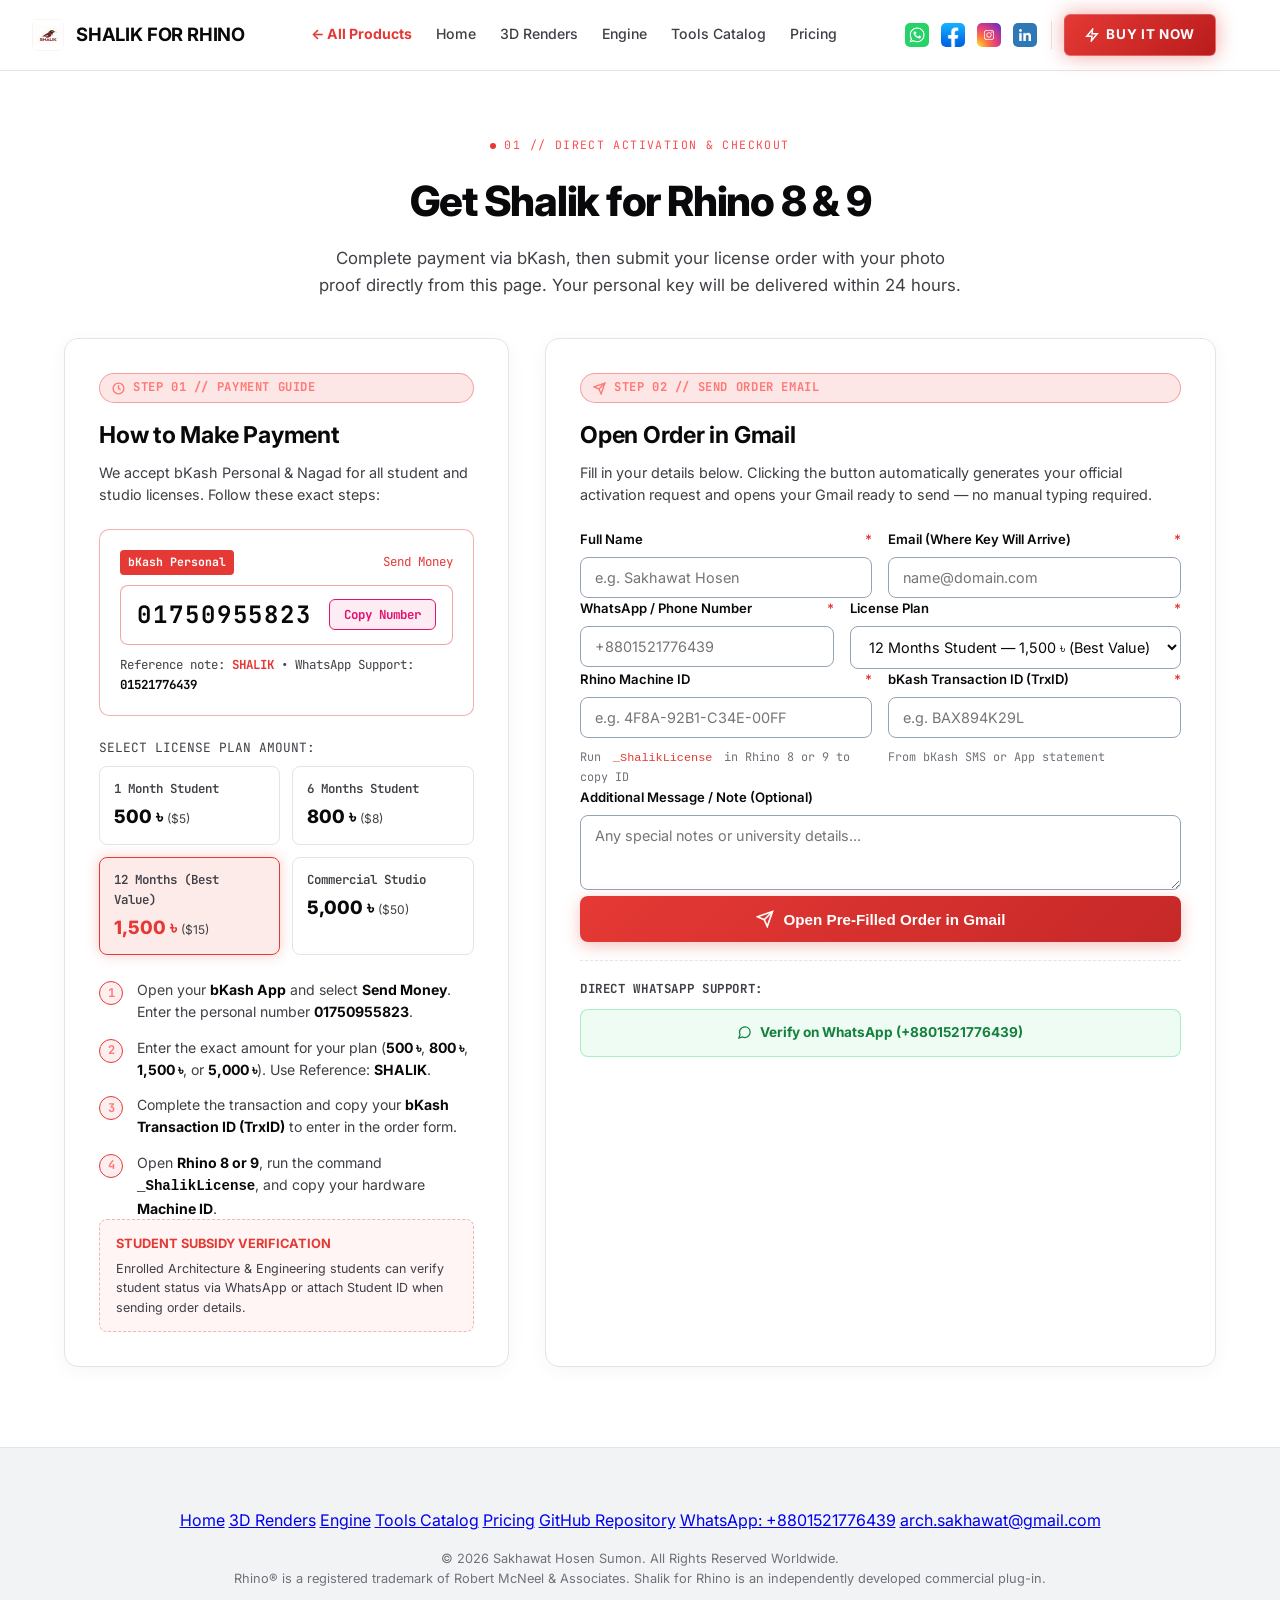
<file: docs/buy.html>
<!DOCTYPE html>
<html lang="en">
<head>
<style>
/* Custom Text Selection Highlight (Vibrant Orange #ff8400 with Crisp Black Text) */
::selection { background: #ff8400; background-color: #ff8400; color: #000000; }
::-moz-selection { background: #ff8400; background-color: #ff8400; color: #000000; }
*::selection { background: #ff8400; background-color: #ff8400; color: #000000; }
*::-moz-selection { background: #ff8400; background-color: #ff8400; color: #000000; }
html::selection, body::selection, div::selection, span::selection, p::selection,
h1::selection, h2::selection, h3::selection, h4::selection, h5::selection, h6::selection,
a::selection, b::selection, strong::selection, i::selection, em::selection,
li::selection, code::selection, pre::selection, input::selection, textarea::selection {
    background: #ff8400; background-color: #ff8400; color: #000000;
}
html::-moz-selection, body::-moz-selection, div::-moz-selection, span::-moz-selection, p::-moz-selection,
h1::-moz-selection, h2::-moz-selection, h3::-moz-selection, h4::-moz-selection, h5::-moz-selection, h6::-moz-selection,
a::-moz-selection, b::-moz-selection, strong::-moz-selection, i::-moz-selection, em::-moz-selection,
li::-moz-selection, code::-moz-selection, pre::-moz-selection, input::-moz-selection, textarea::-moz-selection {
    background: #ff8400; background-color: #ff8400; color: #000000;
}
</style>
    <meta charset="UTF-8">
    <meta name="viewport" content="width=device-width, initial-scale=1.0">
    <title>Buy Shalik for Rhino 8 &amp; 9 &mdash; Payment & Instant Activation</title>
    
    <!-- Canonical Script Redirect for Trailing Slash -->
    <script>
        if (location.pathname === "/SHALIK-For-Rhino") {
            location.replace("/SHALIK-For-Rhino/");
        }
    </script>

    <!-- SEO Meta Tags -->
    <meta name="title" content="Buy Shalik for Rhino 8 &amp; 9 &mdash; Payment & Instant Activation">
    <meta name="description" content="Purchase and activate Shalik for Rhino 8 &amp; 9. Complete payment via bKash and submit your Rhino Machine ID and photo proof directly from this website to receive your genuine license key within 24 hours.">
    <meta name="author" content="Sakhawat Hosen Sumon">
    <link rel="canonical" href="https://arch-sakhawat.github.io/SHALIK-For-Rhino/buy.html">
    <link rel="icon" type="image/x-icon" href="assets/setup.ico">

    <!-- Google Fonts: Inter & JetBrains Mono -->
    <link rel="preconnect" href="https://fonts.googleapis.com">
    <link rel="preconnect" href="https://fonts.gstatic.com" crossorigin>
    <link href="https://fonts.googleapis.com/css2?family=Inter:wght@300;400;500;600;700;800&family=JetBrains+Mono:wght@400;500;600&display=swap" rel="stylesheet">

    <!-- External Shared Design System Stylesheet (Cache-Busted) -->
    <link rel="stylesheet" href="assets/style.css?v=20261027-buy-alignment">
    <style>
        /* Force-disable any background grid or pseudo-element overlays */
        body::before, body::after, html::before, html::after {
            display: none !important;
            content: none !important;
            background: none !important;
            background-image: none !important;
        }
        body, html {
            background-color: #ffffff !important;
            background-image: none !important;
        }
    </style>

</head>
<body>

<!-- Navigation Bar -->
<nav class="site-nav">
    <a href="index.html" class="nav-brand">
        <img src="assets/icon.png" alt="Shalik Logo">
        <span>SHALIK FOR RHINO</span>
    </a>
    <div class="nav-links">
        <a href="https://arch-sakhawat.github.io/" style="color: var(--accent-red); font-weight: 700;">← All Products</a>
        <a href="index.html">Home</a>
        <a href="index.html#showcase">3D Renders</a>
        <a href="index.html#engine">Engine</a>
        <a href="tools.html">Tools Catalog</a>
        <a href="index.html#pricing">Pricing</a>
    </div>
    <div class="nav-actions">
        <div class="nav-social-group" title="Connect on Social Media">
            <a href="https://wa.me/8801521776439?text=Hello%20Sakhawat,%20I%20want%20to%20activate%20Shalik%20for%20Rhino%208%20%26%209." target="_blank" rel="noopener noreferrer" class="nav-social-btn" title="Chat on WhatsApp">
                <img src="assets/social-whatsapp.png" alt="WhatsApp">
            </a>
            <a href="https://www.facebook.com/sakhawat.sumon2" target="_blank" rel="noopener noreferrer" class="nav-social-btn" title="Facebook Profile">
                <img src="assets/social-facebook.png" alt="Facebook">
            </a>
            <a href="https://www.instagram.com/" target="_blank" rel="noopener noreferrer" class="nav-social-btn" title="Instagram">
                <img src="assets/social-instagram.png" alt="Instagram">
            </a>
            <a href="https://www.linkedin.com/" target="_blank" rel="noopener noreferrer" class="nav-social-btn" title="LinkedIn">
                <img src="assets/social-linkedin.png" alt="LinkedIn">
            </a>
        </div>
        <a href="buy.html" class="nav-btn-buy active">
            <svg width="14" height="14" viewBox="0 0 24 24" fill="none" stroke="currentColor" stroke-width="2.5"><polygon points="13 2 3 14 12 14 11 22 21 10 12 10 13 2"></polygon></svg>
            <span>Buy It Now</span>
        </a>
    </div>
</nav>

<!-- Page Header -->
<header class="buy-page-header">
    <div class="hud-label" style="color: var(--accent-red-bright);">01 // DIRECT ACTIVATION &amp; CHECKOUT</div>
    <h1>Get Shalik for Rhino 8 &amp; 9</h1>
    <p>Complete payment via bKash, then submit your license order with your photo proof directly from this page. Your personal key will be delivered within 24 hours.</p>
</header>

<!-- Main Checkout 2-Step Layout -->
<main class="buy-layout-grid">

    <!-- LEFT COLUMN: How to Payment -->
    <div class="buy-panel-card">
        <div class="buy-step-pill">
            <svg width="13" height="13" viewBox="0 0 24 24" fill="none" stroke="currentColor" stroke-width="2.5"><circle cx="12" cy="12" r="10"></circle><polyline points="12 6 12 12 16 14"></polyline></svg>
            <span>STEP 01 // PAYMENT GUIDE</span>
        </div>
        <h2 class="buy-panel-title">How to Make Payment</h2>
        <p class="buy-panel-desc">We accept bKash Personal &amp; Nagad for all student and studio licenses. Follow these exact steps:</p>

        <!-- bKash Primary Highlight Box -->
        <div class="bkash-hero-box">
            <div class="bkash-tag-line">
                <span class="bkash-badge">bKash Personal</span>
                <span class="bkash-type-hint" style="color: var(--accent-red);">Send Money</span>
            </div>
            <div class="bkash-number-row">
                <span class="bkash-number-val" id="bkash-num-text">01750955823</span>
                <button type="button" class="btn-copy-bkash" onclick="copyBkashNumber()">
                    <span id="copy-btn-label">Copy Number</span>
                </button>
            </div>
            <div style="margin-top: 10px; font-size: 0.78rem; color: var(--ink-secondary); font-family: var(--font-mono);">
                Reference note: <b style="color: var(--accent-red);">SHALIK</b> &bull; WhatsApp Support: <b style="color: var(--ink-primary);">01521776439</b>
            </div>
        </div>

        <!-- Quick Plan Rate Selector -->
        <div style="font-size: 0.8rem; font-family: var(--font-mono); color: var(--ink-secondary); margin-bottom: 8px; text-transform: uppercase;">
            Select License Plan Amount:
        </div>
        <div class="pricing-quick-picker" id="plan-picker">
            <div class="price-pill-option" data-plan="1month" onclick="selectPlan('1month', '1 Month Student (500 ৳)')">
                <div class="pill-tier-name">1 Month Student</div>
                <div class="pill-tier-cost">500 ৳ <span style="font-size: 0.75rem; font-weight: normal; color: var(--ink-secondary);">($5)</span></div>
            </div>
            <div class="price-pill-option" data-plan="6months" onclick="selectPlan('6months', '6 Months Student (800 ৳)')">
                <div class="pill-tier-name">6 Months Student</div>
                <div class="pill-tier-cost">800 ৳ <span style="font-size: 0.75rem; font-weight: normal; color: var(--ink-secondary);">($8)</span></div>
            </div>
            <div class="price-pill-option active" data-plan="1year" onclick="selectPlan('1year', '12 Months Student (1,500 ৳)')">
                <div class="pill-tier-name">12 Months (Best Value)</div>
                <div class="pill-tier-cost">1,500 ৳ <span style="font-size: 0.75rem; font-weight: normal; color: var(--ink-secondary);">($15)</span></div>
            </div>
            <div class="price-pill-option" data-plan="commercial" onclick="selectPlan('commercial', 'Commercial Studio (5,000 ৳)')">
                <div class="pill-tier-name">Commercial Studio</div>
                <div class="pill-tier-cost">5,000 ৳ <span style="font-size: 0.75rem; font-weight: normal; color: var(--ink-secondary);">($50)</span></div>
            </div>
        </div>

        <!-- Step Instructions -->
        <div class="instructions-steps-list">
            <div class="inst-step-item">
                <div class="inst-step-num">1</div>
                <div class="inst-step-text">
                    Open your <b>bKash App</b> and select <b>Send Money</b>. Enter the personal number <b>01750955823</b>.
                </div>
            </div>
            <div class="inst-step-item">
                <div class="inst-step-num">2</div>
                <div class="inst-step-text">
                    Enter the exact amount for your plan (<b>500 ৳</b>, <b>800 ৳</b>, <b>1,500 ৳</b>, or <b>5,000 ৳</b>). Use Reference: <b>SHALIK</b>.
                </div>
            </div>
            <div class="inst-step-item">
                <div class="inst-step-num">3</div>
                <div class="inst-step-text">
                    Complete the transaction and copy your <b>bKash Transaction ID (TrxID)</b> to enter in the order form.
                </div>
            </div>
            <div class="inst-step-item">
                <div class="inst-step-num">4</div>
                <div class="inst-step-text">
                    Open <b>Rhino 8 or 9</b>, run the command <b><code>_ShalikLicense</code></b>, and copy your hardware <b>Machine ID</b>.
                </div>
            </div>
        </div>

        <!-- Student Verification Notice -->
        <div style="margin-top: auto; padding: 14px 16px; background: rgba(229, 57, 53, 0.05); border: 1px dashed rgba(229, 57, 53, 0.35); border-radius: 8px;">
            <div style="font-size: 0.8rem; font-weight: 700; color: var(--accent-red); margin-bottom: 4px;">
                STUDENT SUBSIDY VERIFICATION
            </div>
            <div style="font-size: 0.78rem; color: var(--ink-secondary); line-height: 1.55;">
                Enrolled Architecture &amp; Engineering students can verify student status via WhatsApp or attach Student ID when sending order details.
            </div>
        </div>

    </div>

    <!-- RIGHT COLUMN: Open Order in Gmail -->
    <div class="buy-panel-card">
        <div class="buy-step-pill">
            <svg width="13" height="13" viewBox="0 0 24 24" fill="none" stroke="currentColor" stroke-width="2.5"><line x1="22" y1="2" x2="11" y2="13"></line><polygon points="22 2 15 22 11 13 2 9 22 2"></polygon></svg>
            <span>STEP 02 // SEND ORDER EMAIL</span>
        </div>
        <h2 class="buy-panel-title">Open Order in Gmail</h2>
        <p class="buy-panel-desc">Fill in your details below. Clicking the button automatically generates your official activation request and opens your Gmail ready to send &mdash; no manual typing required.</p>

        <!-- Direct In-Website Mail Form -->
        <form id="license-order-form" class="buy-order-form" onsubmit="handleOrderSubmit(event)">
            
            <div class="form-row-2">
                <div class="form-group">
                    <label for="order-name">Full Name <span class="req">*</span></label>
                    <input type="text" id="order-name" name="name" required placeholder="e.g. Sakhawat Hosen">
                </div>
                <div class="form-group">
                    <label for="order-email">Email (Where Key Will Arrive) <span class="req">*</span></label>
                    <input type="email" id="order-email" name="email" required placeholder="name@domain.com">
                </div>
            </div>

            <div class="form-row-2">
                <div class="form-group">
                    <label for="order-whatsapp">WhatsApp / Phone Number <span class="req">*</span></label>
                    <input type="tel" id="order-whatsapp" name="whatsapp" required placeholder="+8801521776439">
                </div>
                <div class="form-group">
                    <label for="order-plan">License Plan <span class="req">*</span></label>
                    <select id="order-plan" name="plan" required onchange="syncPickerFromSelect(this.value)">
                        <option value="12 Months Student (1,500 ৳)" selected>12 Months Student — 1,500 ৳ (Best Value)</option>
                        <option value="6 Months Student (800 ৳)">6 Months Student — 800 ৳</option>
                        <option value="1 Month Student (500 ৳)">1 Month Student — 500 ৳</option>
                        <option value="Commercial Studio (5,000 ৳)">Commercial Studio — 5,000 ৳</option>
                    </select>
                </div>
            </div>

            <div class="form-row-2">
                <div class="form-group">
                    <label for="order-machine-id">Rhino Machine ID <span class="req">*</span></label>
                    <input type="text" id="order-machine-id" name="machine_id" required placeholder="e.g. 4F8A-92B1-C34E-00FF">
                    <span class="field-hint">Run <code>_ShalikLicense</code> in Rhino 8 or 9 to copy ID</span>
                </div>
                <div class="form-group">
                    <label for="order-trxid">bKash Transaction ID (TrxID) <span class="req">*</span></label>
                    <input type="text" id="order-trxid" name="trxid" required placeholder="e.g. BAX894K29L">
                    <span class="field-hint">From bKash SMS or App statement</span>
                </div>
            </div>

            <div class="form-group">
                <label for="order-notes">Additional Message / Note (Optional)</label>
                <textarea id="order-notes" name="notes" rows="3" placeholder="Any special notes or university details..."></textarea>
            </div>

            <button type="submit" id="btn-submit-order" class="btn-submit-order">
                <svg width="18" height="18" viewBox="0 0 24 24" fill="none" stroke="currentColor" stroke-width="2.2"><line x1="22" y1="2" x2="11" y2="13"></line><polygon points="22 2 15 22 11 13 2 9 22 2"></polygon></svg>
                <span id="submit-btn-text">Open Pre-Filled Order in Gmail</span>
            </button>

            <!-- Status Alert Box -->
            <div id="form-status" class="form-status-alert"></div>

            <!-- Alternative Verification Options -->
            <div class="alt-dispatch-actions">
                <div class="alt-dispatch-title">Direct WhatsApp Support:</div>
                <a href="https://wa.me/8801521776439" id="btn-alt-whatsapp" class="btn-alt-wa" target="_blank">
                    <svg width="15" height="15" viewBox="0 0 24 24" fill="none" stroke="currentColor" stroke-width="2"><path d="M21 11.5a8.38 8.38 0 0 1-.9 3.8 8.5 8.5 0 0 1-7.6 4.7 8.38 8.38 0 0 1-3.8-.9L3 21l1.9-5.7a8.38 8.38 0 0 1-.9-3.8 8.5 8.5 0 0 1 4.7-7.6 8.38 8.38 0 0 1 3.8-.9h.5a8.48 8.48 0 0 1 8 8v.5z"></path></svg>
                    <span>Verify on WhatsApp (+8801521776439)</span>
                </a>
            </div>

        </form>

    </div>

</main>

<!-- Footer -->
<footer class="site-footer">
    <div class="footer-links">
        <a href="index.html">Home</a>
        <a href="index.html#showcase">3D Renders</a>
        <a href="index.html#engine">Engine</a>
        <a href="tools.html">Tools Catalog</a>
        <a href="index.html#pricing">Pricing</a>
        <a href="https://github.com/arch-sakhawat/SHALIK-For-Rhino">GitHub Repository</a>
        <a href="https://wa.me/8801521776439" target="_blank">WhatsApp: +8801521776439</a>
        <a href="mailto:arch.sakhawat@gmail.com">arch.sakhawat@gmail.com</a>
    </div>
    <p style="font-size: 0.8rem; margin-top: 15px; color: var(--ink-faint);">
        &copy; 2026 Sakhawat Hosen Sumon. All Rights Reserved Worldwide.<br>
        Rhino&reg; is a registered trademark of Robert McNeel & Associates. Shalik for Rhino is an independently developed commercial plug-in.
    </p>
</footer>

<!-- Interactive Scripts for Buy Page & Photo Upload -->
<script>
    // Copy bKash Number
    function copyBkashNumber() {
        var num = document.getElementById("bkash-num-text").innerText;
        navigator.clipboard.writeText(num).then(function() {
            var btn = document.getElementById("copy-btn-label");
            btn.innerText = "Copied ✓";
            setTimeout(function() { btn.innerText = "Copy Number"; }, 2500);
        });
    }

    // Interactive Plan Picker
    function selectPlan(planKey, selectValue) {
        var pills = document.querySelectorAll(".price-pill-option");
        pills.forEach(function(p) { p.classList.remove("active"); });

        var clicked = document.querySelector(".price-pill-option[data-plan='" + planKey + "']");
        if (clicked) clicked.classList.add("active");

        var select = document.getElementById("order-plan");
        select.value = selectValue;
        updateDirectLinks();
    }

    function syncPickerFromSelect(val) {
        var pills = document.querySelectorAll(".price-pill-option");
        pills.forEach(function(p) { p.classList.remove("active"); });

        var key = "1year";
        if (val.indexOf("1 Month") !== -1) key = "1month";
        else if (val.indexOf("6 Months") !== -1) key = "6months";
        else if (val.indexOf("12 Months") !== -1) key = "1year";
        else if (val.indexOf("Commercial") !== -1) key = "commercial";

        var target = document.querySelector(".price-pill-option[data-plan='" + key + "']");
        if (target) target.classList.add("active");
        updateDirectLinks();
    }

    // Auto-detect plan parameter from URL (?plan=1month, 6months, 1year, commercial)
    (function readUrlParams() {
        var params = new URLSearchParams(window.location.search);
        var p = params.get("plan");
        if (p) {
            if (p === "1month") selectPlan('1month', '1 Month Student (500 ৳)');
            else if (p === "6months") selectPlan('6months', '6 Months Student (800 ৳)');
            else if (p === "1year" || p === "12months") selectPlan('1year', '12 Months Student (1,500 ৳)');
            else if (p === "commercial") selectPlan('commercial', 'Commercial Studio (5,000 ৳)');
        }
    })();

    // Construct structured official order data
    function buildOrderEmailData() {
        var name = (document.getElementById("order-name").value || "").trim();
        var email = (document.getElementById("order-email").value || "").trim();
        var whatsapp = (document.getElementById("order-whatsapp").value || "").trim();
        var plan = document.getElementById("order-plan").value;
        var machineId = (document.getElementById("order-machine-id").value || "").trim();
        var trxId = (document.getElementById("order-trxid").value || "").trim();
        var notes = (document.getElementById("order-notes").value || "").trim();

        var now = new Date();
        var dateStr = now.toLocaleDateString("en-US", { year: 'numeric', month: 'short', day: 'numeric', hour: '2-digit', minute: '2-digit' });
        var notesDisplay = notes ? notes : "None";

        var subject = "SHALIK Rhino 8 & 9 License Activation Request — " + (name || "Customer") + " (" + plan + ")";
        var body = 
"OFFICIAL SHALIK FOR RHINO 8 & 9 — LICENSE ACTIVATION REQUEST\n" +
"================================================================\n\n" +
"ORDER DETAILS:\n" +
"----------------------------------------------------------------\n" +
"• Full Name:           " + (name || "[Name]") + "\n" +
"• Selected Plan:       " + plan + "\n" +
"• Hardware Machine ID: " + (machineId || "[Machine ID]") + "\n" +
"• Delivery Email:      " + (email || "[Email]") + "\n" +
"• WhatsApp / Phone:    " + (whatsapp || "[WhatsApp]") + "\n" +
"• bKash TrxID:         " + (trxId || "[TrxID]") + "\n" +
"• Request Date:        " + dateStr + "\n\n" +
"ADDITIONAL NOTES:\n" +
"----------------------------------------------------------------\n" +
notesDisplay + "\n\n" +
"================================================================\n" +
"Deliver Activation Serial Key to: " + (email || "[Email]") + "\n" +
"Software: Shalik for Rhino 8 & 9 (C# Native Parametric Plugin)\n" +
"Official Developer: Sakhawat Hosen Sumon (arch.sakhawat@gmail.com)\n" +
"Website: https://arch-sakhawat.github.io/SHALIK-For-Rhino/\n" +
"================================================================";

        var gmailUrl = "https://mail.google.com/mail/?view=cm&fs=1&to=arch.sakhawat@gmail.com" +
                       "&su=" + encodeURIComponent(subject) +
                       "&body=" + encodeURIComponent(body);

        var mailtoUrl = "mailto:arch.sakhawat@gmail.com?subject=" + encodeURIComponent(subject) + "&body=" + encodeURIComponent(body);

        var waText = encodeURIComponent(
            "Hello Architect Sakhawat, I have submitted payment for Shalik Rhino 8 & 9 license.\n\n" +
            "• Name: " + (name || "[Name]") + "\n" +
            "• Plan: " + plan + "\n" +
            "• Machine ID: " + (machineId || "[Machine ID]") + "\n" +
            "• bKash TrxID: " + (trxId || "[TrxID]") + "\n" +
            "• Email: " + (email || "[Email]") + "\n\n" +
            "Payment completed. Please deliver my activation key."
        );
        var waUrl = "https://wa.me/8801521776439?text=" + waText;

        return {
            subject: subject,
            body: body,
            gmailUrl: gmailUrl,
            mailtoUrl: mailtoUrl,
            waUrl: waUrl
        };
    }

    function updateDirectLinks() {
        var data = buildOrderEmailData();
        var altWaBtn = document.getElementById("btn-alt-whatsapp");
        if (altWaBtn) altWaBtn.href = data.waUrl;
    }

    var inputs = document.querySelectorAll("#license-order-form input, #license-order-form textarea, #license-order-form select");
    inputs.forEach(function(input) {
        input.addEventListener("input", updateDirectLinks);
    });

    // Handle Form Submit: Redirect directly to user's Gmail with pre-filled official format
    function handleOrderSubmit(e) {
        e.preventDefault();

        var btn = document.getElementById("btn-submit-order");
        var btnText = document.getElementById("submit-btn-text");
        var statusAlert = document.getElementById("form-status");

        var data = buildOrderEmailData();

        btnText.innerText = "Opening in Gmail...";
        statusAlert.className = "form-status-alert success";
        statusAlert.style.display = "block";
        statusAlert.innerHTML = "<b>✓ Official License Request Formatted!</b><br>Opening your Gmail compose window now with all necessary details pre-filled. Simply click <b>'Send'</b> in Gmail.<br><br>" +
            "<a href='" + data.gmailUrl + "' class='btn-artcraft-outline' style='display: inline-flex; align-items: center; gap: 8px; margin-top: 8px; background: #ffffff; border-color: var(--accent-red); color: var(--accent-red); font-weight: 700; text-decoration: none; padding: 8px 18px; border-radius: 6px;'>" +
            "<svg width='15' height='15' viewBox='0 0 24 24' fill='none' stroke='currentColor' stroke-width='2'><path d='M4 4h16c1.1 0 2 .9 2 2v12c0 1.1-.9 2-2 2H4c-1.1 0-2-.9-2-2V6c0-1.1.9-2 2-2z'></path><polyline points='22,6 12,13 2,6'></polyline></svg>" +
            "Click Here If Gmail Did Not Open Automatically</a>";

        // Direct redirection to user's Gmail with pre-filled official format
        window.location.href = data.gmailUrl;
    }
</script>

</body>
</html>
</file>
<file: docs/assets/style.css>
﻿/* ==========================================================================
           ArtCraft-Inspired Design System: High-End Obsidian Studio Aesthetic
           ========================================================================== */
        :root {
            --bg-canvas: #ffffff;
            --bg-surface: #f9f9fb;
            --bg-surface-elevated: #ffffff;
            --bg-sunken: #f1f3f5;
            --border-line: #e4e4e7;
            --border-line-hover: #cbd5e1;
            --border-line-strong: #94a3b8;
            
            --ink-primary: #09090b;
            --ink-secondary: #3f3f46;
            --ink-faint: #71717a;
            
            --accent-red: #e53935;
            --accent-red-bright: #ff4d4f;
            --accent-red-dark: #b91c1c;
            --accent-red-glow: rgba(229, 57, 53, 0.25);
            --accent-red-subtle: rgba(229, 57, 53, 0.08);
            --accent-red-border: rgba(229, 57, 53, 0.3);
            --accent-gold: #e53935;
            --accent-crimson: #b91c1c;
            --accent-crimson-bright: #e53935;
            --accent-crimson-glow: rgba(229, 57, 53, 0.25);
            --bkash-pink: #e53935;
            --whatsapp-green: #e53935;

            --font-sans: 'Inter', -apple-system, BlinkMacSystemFont, "Segoe UI", Roboto, sans-serif;
            --font-mono: 'JetBrains Mono', Consolas, monospace;
        }

/* Custom Text Selection Highlight (Vibrant Orange #ff8400 with Crisp Black Text - Standards Compliant without !important) */
::selection {
    background: #ff8400;
    background-color: #ff8400;
    color: #000000;
}
::-moz-selection {
    background: #ff8400;
    background-color: #ff8400;
    color: #000000;
}
*::selection {
    background: #ff8400;
    background-color: #ff8400;
    color: #000000;
}
*::-moz-selection {
    background: #ff8400;
    background-color: #ff8400;
    color: #000000;
}
html::selection, body::selection, div::selection, span::selection, p::selection,
h1::selection, h2::selection, h3::selection, h4::selection, h5::selection, h6::selection,
a::selection, b::selection, strong::selection, i::selection, em::selection,
li::selection, code::selection, pre::selection, input::selection, textarea::selection,
button::selection, label::selection {
    background: #ff8400;
    background-color: #ff8400;
    color: #000000;
}
html::-moz-selection, body::-moz-selection, div::-moz-selection, span::-moz-selection, p::-moz-selection,
h1::-moz-selection, h2::-moz-selection, h3::-moz-selection, h4::-moz-selection, h5::-moz-selection, h6::-moz-selection,
a::-moz-selection, b::-moz-selection, strong::-moz-selection, i::-moz-selection, em::-moz-selection,
li::-moz-selection, code::-moz-selection, pre::-moz-selection, input::-moz-selection, textarea::-moz-selection,
button::-moz-selection, label::-moz-selection {
    background: #ff8400;
    background-color: #ff8400;
    color: #000000;
}







        * { box-sizing: border-box; margin: 0; padding: 0; }
        html {
            scroll-behavior: smooth;
            background: var(--bg-canvas);
            overflow-y: scroll;
            scrollbar-width: none !important;
            -ms-overflow-style: none !important;
        }
        html::-webkit-scrollbar,
        body::-webkit-scrollbar {
            display: none !important;
            width: 0 !important;
            height: 0 !important;
            background: transparent !important;
        }
        body {
            font-family: var(--font-sans);
            background: var(--bg-canvas);
            color: var(--ink-primary);
            line-height: 1.6;
            -webkit-font-smoothing: antialiased;
            overflow-x: hidden;
            scrollbar-width: none !important;
            -ms-overflow-style: none !important;
        }

        /* Explicitly disable any grid texture or background pseudo-element overlays */
        body::before, body::after, html::before, html::after {
            display: none !important;
            content: none !important;
            background: none !important;
            background-image: none !important;
        }

        /* HUD Micro-Labels (Signature ArtCraft style) */
        .hud-label {
            font-family: var(--font-mono);
            font-size: 0.72rem;
            text-transform: uppercase;
            letter-spacing: 0.12em;
            color: var(--ink-faint);
            display: inline-flex;
            align-items: center;
            gap: 8px;
        }
        .hud-label::before {
            content: "";
            display: inline-block;
            width: 6px;
            height: 6px;
            background: var(--accent-crimson-bright);
            border-radius: 50%;
        }

        /* Navigation Bar */
        nav.site-nav {
            position: sticky;
            top: 0;
            z-index: 100;
            background: rgba(255, 255, 255, 0.92);
            backdrop-filter: blur(16px);
            border-bottom: 1px solid var(--border-line);
            padding: 14px 64px 14px 32px;
            display: flex;
            align-items: center;
            justify-content: space-between;
        }
        .nav-brand {
            display: flex;
            align-items: center;
            gap: 12px;
            text-decoration: none;
            color: var(--ink-primary);
            font-weight: 700;
            font-size: 1.15rem;
            letter-spacing: -0.01em;
        }
        .nav-brand img { width: 32px; height: 32px; border-radius: 6px; }
        .nav-links { display: flex; gap: 24px; align-items: center; }
        .nav-links a {
            color: var(--ink-secondary);
            text-decoration: none;
            font-size: 0.88rem;
            font-weight: 500;
            transition: color 0.15s;
        }
        .nav-links a:hover { color: var(--accent-red); }
        .nav-btn-download {
            background: #ffffff;
            color: var(--ink-primary) !important;
            border: 1px solid var(--border-line-hover);
            padding: 8px 18px;
            border-radius: 6px;
            font-weight: 600 !important;
            font-size: 0.88rem !important;
            transition: all 0.2s ease;
            text-decoration: none;
            display: inline-flex;
            align-items: center;
            gap: 8px;
        }
        .nav-btn-download:hover {
            background: #f4f4f5;
            border-color: var(--border-line-strong);
            color: #000000 !important;
            transform: translateY(-1px);
        }

        /* Hero Section (PC First Screen: Generous Top White Sky & Bottom-Aligned Elements) */
        header.hero-section {
            position: relative;
            z-index: 1;
            min-height: clamp(620px, calc(100vh - 65px), 920px);
            display: flex;
            flex-direction: column;
            justify-content: flex-end;
            align-items: center;
            padding: 80px 24px 60px;
            box-sizing: border-box;
            text-align: center;
            border-bottom: none;
            background: var(--bg-canvas);
            overflow: hidden; /* Restricts birds strictly within hero area */
        }
        .hero-section > *:not(.shalik-sky-stage) {
            position: relative;
            z-index: 2; /* Keeps interactive buttons, logo and text above bird flight layer */
        }
        .author-card-hero {
            display: inline-flex;
            flex-direction: column;
            align-items: center;
            margin-bottom: 28px;
            background: none !important;
            border: none !important;
            box-shadow: none !important;
            padding: 0 !important;
        }
        .author-photo-wrapper {
            position: relative;
            display: inline-block;
            margin: 0 auto 16px;
            background: none !important;
            border: none !important;
            box-shadow: none !important;
            border-radius: 0 !important;
        }
        .author-photo {
            width: auto;
            max-width: 210px;
            height: 220px;
            object-fit: contain;
            background: none !important;
            border: none !important;
            box-shadow: none !important;
            border-radius: 0 !important;
            display: block;
            margin: 0 auto;
            filter: none !important;
        }
        .author-verified-tag {
            position: absolute;
            bottom: -6px;
            left: 50%;
            transform: translateX(-50%);
            background: var(--accent-red, #e53935);
            color: #ffffff;
            font-size: 0.65rem;
            font-weight: 800;
            font-family: var(--font-mono);
            padding: 3px 10px;
            border-radius: 10px;
            border: 2px solid #ffffff;
            text-transform: uppercase;
            letter-spacing: 0.05em;
            white-space: nowrap;
            box-shadow: 0 2px 8px rgba(0,0,0,0.18);
        }
        .author-name {
            font-size: 1.45rem;
            font-weight: 700;
            color: var(--ink-primary);
            letter-spacing: -0.01em;
            margin-top: 8px;
        }
        .author-title {
            color: var(--ink-secondary);
            font-size: 0.95rem;
            margin-top: 4px;
        }
        .author-links-bar {
            margin-top: 14px;
            display: flex;
            gap: 20px;
            justify-content: center;
            flex-wrap: wrap;
        }
        .author-links-bar a {
            color: var(--ink-secondary);
            text-decoration: none;
            font-size: 0.88rem;
            display: inline-flex;
            align-items: center;
            gap: 7px;
            transition: color 0.15s ease;
        }
        .author-links-bar a:hover {
            color: var(--accent-red, #e53935);
        }

        .shalik-brand-logo {
            width: clamp(160px, 20vw, 210px);
            height: auto;
            max-width: 90vw;
            margin: 0 auto 18px;
            display: block;
            filter: none !important;
            box-shadow: none !important;
            object-fit: contain;
        }
        h1.hero-main-title {
            font-size: 3.2rem;
            font-weight: 800;
            color: var(--ink-primary);
            letter-spacing: -0.03em;
            margin-bottom: 28px;
            line-height: 1.15;
        }
        .hero-tagline {
            font-size: 1.25rem;
            color: var(--ink-secondary);
            max-width: 820px;
            margin: 0 auto 30px;
            font-weight: 400;
            line-height: 1.6;
        }

        .cta-container {
            display: flex;
            justify-content: center;
            align-items: center;
            gap: 14px;
            flex-wrap: wrap;
            margin-bottom: 26px;
        }
        .btn-hero-download {
            background: #09090b;
            color: #ffffff !important;
            border: 1px solid #09090b;
            font-size: 0.94rem;
            font-weight: 600;
            padding: 12px 24px;
            border-radius: 6px;
            text-decoration: none;
            display: inline-flex;
            align-items: center;
            gap: 9px;
            letter-spacing: -0.01em;
            box-shadow: 0 1px 3px rgba(0, 0, 0, 0.08);
            transition: all 0.18s ease;
        }
        .btn-hero-download:hover {
            background: #27272a;
            border-color: #27272a;
            transform: translateY(-1px);
            box-shadow: 0 4px 12px rgba(0, 0, 0, 0.12);
        }
        .btn-hero-download .ui-icon {
            stroke: #ffffff;
        }
        .btn-hero-tutorial {
            background: #ffffff;
            color: #09090b !important;
            border: 1px solid #d4d4d8;
            font-size: 0.94rem;
            font-weight: 600;
            padding: 12px 24px;
            border-radius: 6px;
            text-decoration: none;
            display: inline-flex;
            align-items: center;
            gap: 9px;
            letter-spacing: -0.01em;
            transition: all 0.18s ease;
        }
        .btn-hero-tutorial:hover {
            background: #f4f4f5;
            border-color: #09090b;
            transform: translateY(-1px);
        }
        .btn-hero-tutorial .ui-icon {
            fill: #e53935;
        }
        .btn-artcraft-solid {
            background: #ffffff;
            color: #000000;
            font-weight: 700;
            font-size: 1.05rem;
            padding: 14px 30px;
            border-radius: 8px;
            text-decoration: none;
            display: inline-flex;
            align-items: center;
            gap: 10px;
            box-shadow: 0 4px 20px rgba(255,255,255,0.15);
            transition: all 0.2s ease;
        }
        .btn-artcraft-solid:hover {
            background: #e6e6eb;
            transform: translateY(-2px);
            box-shadow: 0 6px 25px rgba(255,255,255,0.25);
        }
        .btn-artcraft-whatsapp {
            background: #f0fdf4;
            color: #15803d;
            border: 1px solid rgba(22, 163, 74, 0.35);
            font-weight: 600;
            font-size: 1.05rem;
            padding: 14px 28px;
            border-radius: 8px;
            text-decoration: none;
            display: inline-flex;
            align-items: center;
            gap: 10px;
            transition: all 0.2s ease;
        }
        .btn-artcraft-whatsapp:hover {
            background: #203828;
            border-color: var(--whatsapp-green);
            transform: translateY(-2px);
        }
        .btn-artcraft-outline {
            background: transparent;
            color: var(--ink-secondary);
            border: 1px solid var(--border-line-strong);
            font-weight: 600;
            font-size: 1.05rem;
            padding: 14px 28px;
            border-radius: 8px;
            text-decoration: none;
            display: inline-flex;
            align-items: center;
            gap: 10px;
            transition: all 0.2s ease;
        }
        .btn-artcraft-outline:hover {
            border-color: #ffffff;
            color: #ffffff;
        }

        .meta-strip {
            display: flex;
            justify-content: center;
            gap: 10px;
            flex-wrap: wrap;
            margin-top: 0;
            margin-bottom: 0;
        }
        .meta-pill {
            background: var(--bg-surface);
            border: 1px solid var(--border-line);
            padding: 6px 14px;
            border-radius: 6px;
            font-size: 0.8rem;
            font-family: var(--font-mono);
            color: var(--ink-secondary);
        }
        .meta-pill b { color: var(--ink-primary); }

        /* Container Layout */
        .wrapper {
            position: relative;
            z-index: 1;
            max-width: 1200px;
            margin: 0 auto;
            padding: 70px 24px;
        }

        /* Section Title Header */
        .section-header {
            margin-bottom: 40px;
        }
        .section-header.center { text-align: center; }
        .section-header h2 {
            font-size: 2.2rem;
            font-weight: 800;
            color: var(--ink-primary);
            letter-spacing: -0.02em;
            margin-top: 6px;
            margin-bottom: 10px;
        }
        .section-header p {
            color: var(--ink-secondary);
            font-size: 1.05rem;
            max-width: 720px;
        }
        .section-header.center p { margin: 0 auto; }

        /* ==========================================================================
           3D Showcase Bento Gallery (ArtCraft Style Studio Frames)
           ========================================================================== */
        .showcase-grid {
            display: grid;
            grid-template-columns: repeat(auto-fit, minmax(460px, 1fr));
            gap: 30px;
            margin-bottom: 80px;
        }
        .showcase-card {
            background: var(--bg-surface);
            border: 1px solid var(--border-line);
            border-radius: 12px;
            overflow: hidden;
            transition: all 0.25s ease;
            box-shadow: 0 10px 30px rgba(0,0,0,0.5);
            display: flex;
            flex-direction: column;
        }
        .showcase-card:hover {
            border-color: var(--border-line-strong);
            transform: translateY(-4px);
            box-shadow: 0 16px 40px rgba(0,0,0,0.7);
        }
        .showcase-header {
            padding: 14px 20px;
            background: var(--bg-surface-elevated);
            border-bottom: 1px solid var(--border-line);
            display: flex;
            align-items: center;
            justify-content: space-between;
        }
        .showcase-header .hud-label { font-size: 0.7rem; }
        .showcase-canvas-wrap {
            background: #ffffff;
            padding: 30px 20px;
            display: flex;
            align-items: center;
            justify-content: center;
            border-bottom: 1px solid var(--border-line);
            min-height: 480px;
        }
        .showcase-canvas-wrap img {
            width: 100%;
            max-height: 500px;
            object-fit: contain;
            display: block;
            transition: transform 0.3s ease;
        }
        .showcase-card:hover .showcase-canvas-wrap img {
            transform: scale(1.02);
        }
        .showcase-footer {
            padding: 24px;
            background: var(--bg-surface);
            flex-grow: 1;
        }
        .showcase-footer h3 {
            font-size: 1.35rem;
            font-weight: 700;
            color: var(--ink-primary);
            margin-bottom: 8px;
        }
        .showcase-footer p {
            color: var(--ink-secondary);
            font-size: 0.95rem;
            line-height: 1.55;
        }

        /* Bento Grid Core Capabilities */
        .bento-grid {
            display: grid;
            grid-template-columns: repeat(auto-fit, minmax(340px, 1fr));
            gap: 20px;
            margin-bottom: 80px;
        }
        .bento-cell {
            background: var(--bg-surface);
            border: 1px solid var(--border-line);
            border-radius: 12px;
            padding: 32px 28px;
            transition: all 0.2s ease;
        }
        .bento-cell:hover {
            background: var(--bg-surface-elevated);
            border-color: var(--border-line-hover);
        }
        .bento-icon {
            font-size: 2rem;
            margin-bottom: 16px;
            display: inline-block;
        }
        .bento-cell h3 {
            color: var(--ink-primary);
            font-size: 1.25rem;
            font-weight: 700;
            margin-bottom: 10px;
        }
        .bento-cell p {
            color: var(--ink-secondary);
            font-size: 0.95rem;
            line-height: 1.6;
        }

        /* ==========================================================================
           Compact Benchmark Matrix (Shortened, Sleek Architectural CAD Standard)
           ========================================================================== */
        .benchmark-section-wrap {
            margin-top: 30px;
            margin-bottom: 45px;
        }

        /* Compact 1-Line HUD Stats Strip (Replaces Bulky Stacked Cards) */
        .benchmark-stats-strip {
            display: flex;
            align-items: center;
            justify-content: center;
            flex-wrap: wrap;
            gap: 12px 24px;
            background: var(--bg-surface-elevated);
            border: 1px solid var(--border-line);
            border-radius: 8px;
            padding: 10px 20px;
            margin-bottom: 18px;
        }
        .b-stat {
            display: inline-flex;
            align-items: center;
            gap: 8px;
            font-size: 0.84rem;
            color: var(--ink-secondary);
        }
        .b-stat-num {
            font-family: var(--font-mono);
            font-size: 0.95rem;
            font-weight: 800;
            color: #4ade80;
        }
        .b-stat-lbl {
            color: var(--ink-primary);
            font-weight: 500;
        }
        .b-stat-divider {
            width: 1px;
            height: 16px;
            background: var(--border-line-strong);
        }

        /* Filter Tabs */
        .matrix-filter-tabs {
            display: flex;
            gap: 8px;
            justify-content: center;
            align-items: center;
            margin-bottom: 14px;
            flex-wrap: wrap;
        }
        .matrix-tab-btn {
            background: #f8fafc;
            color: var(--ink-secondary);
            border: 1px solid var(--border-line-hover);
            padding: 8px 16px;
            border-radius: 8px;
            font-family: var(--font-sans);
            font-size: 0.84rem;
            font-weight: 600;
            letter-spacing: 0.02em;
            cursor: pointer;
            transition: all 0.2s ease;
            display: inline-flex;
            align-items: center;
        }
        .matrix-tab-btn:hover {
            color: var(--ink-primary);
            border-color: var(--border-line-strong);
            background: #f1f5f9;
            transform: translateY(-1px);
        }
        .matrix-tab-btn.active {
            color: #ffffff !important;
            border-color: var(--accent-red) !important;
            background: var(--accent-red) !important;
            box-shadow: 0 4px 14px rgba(229, 57, 53, 0.28) !important;
            font-weight: 700;
        }

        /* The Benchmark Table Shell */
        .benchmark-shell {
            background: var(--bg-surface);
            border: 1px solid var(--border-line);
            border-radius: 10px;
            overflow: hidden;
            position: relative;
            box-shadow: 0 16px 40px rgba(0, 0, 0, 0.55);
        }
        .benchmark-header-bar {
            padding: 10px 18px;
            background: var(--bg-surface-elevated);
            border-bottom: 1px solid var(--border-line);
            display: flex;
            align-items: center;
            justify-content: space-between;
            flex-wrap: wrap;
            gap: 10px;
        }

        .mobile-swipe-hint {
            display: none;
            align-items: center;
            justify-content: center;
            gap: 6px;
            padding: 7px 12px;
            background: rgba(211, 47, 47, 0.08);
            border-bottom: 1px solid var(--border-line);
            font-family: var(--font-mono);
            font-size: 0.68rem;
            color: var(--accent-gold);
            letter-spacing: 0.08em;
            text-transform: uppercase;
        }

        .benchmark-table-wrapper {
            overflow-x: auto;
            -webkit-overflow-scrolling: touch;
            width: 100%;
        }
        table.benchmark-matrix-table {
            width: 100%;
            min-width: 620px;
            border-collapse: separate;
            border-spacing: 0;
            text-align: left;
        }
        table.benchmark-matrix-table th {
            padding: 11px 16px;
            background: var(--bg-surface-elevated);
            color: var(--ink-secondary);
            font-family: var(--font-mono);
            font-size: 0.72rem;
            text-transform: uppercase;
            letter-spacing: 0.08em;
            border-bottom: 1px solid var(--border-line);
            white-space: nowrap;
        }
        table.benchmark-matrix-table th.col-hero {
            background: #f0fdf4;
            color: #15803d;
            border-left: 1px solid rgba(22, 163, 74, 0.25);
            border-right: 1px solid rgba(22, 163, 74, 0.25);
            border-top: 2px solid #16a34a;
            position: relative;
        }
        .hero-th-wrap {
            display: flex;
            align-items: center;
            justify-content: space-between;
            gap: 8px;
        }
        .hero-winner-tag {
            background: rgba(35, 134, 54, 0.25);
            color: #4ade80;
            border: 1px solid rgba(74, 222, 128, 0.4);
            font-size: 0.6rem;
            font-weight: 800;
            padding: 2px 6px;
            border-radius: 4px;
            letter-spacing: 0.05em;
        }

        table.benchmark-matrix-table td {
            padding: 11px 16px;
            border-bottom: 1px solid var(--border-line);
            font-size: 0.88rem;
            vertical-align: middle;
            transition: background 0.15s ease;
        }
        table.benchmark-matrix-table tr:hover td {
            background: rgba(255, 255, 255, 0.02);
        }
        table.benchmark-matrix-table tr:last-child td {
            border-bottom: none;
        }
        table.benchmark-matrix-table td.col-hero {
            background: rgba(20, 28, 22, 0.6);
            border-left: 1px solid rgba(74, 222, 128, 0.18);
            border-right: 1px solid rgba(74, 222, 128, 0.18);
        }
        table.benchmark-matrix-table tr:hover td.col-hero {
            background: rgba(20, 28, 22, 0.85);
        }

        .feature-title-cell b {
            display: block;
            color: #ffffff;
            font-size: 0.88rem;
            font-weight: 700;
            margin-bottom: 2px;
        }
        .feature-title-cell span {
            font-size: 0.74rem;
            color: var(--ink-faint);
            display: block;
            font-family: var(--font-mono);
        }

        /* Compact Architectural Badges */
        .matrix-badge {
            display: inline-flex;
            align-items: center;
            gap: 6px;
            padding: 4px 10px;
            border-radius: 5px;
            font-size: 0.78rem;
            font-weight: 500;
            white-space: nowrap;
        }
        .matrix-badge.neg {
            background: rgba(239, 68, 68, 0.08);
            border: 1px solid rgba(239, 68, 68, 0.2);
            color: #fca5a5;
        }
        .matrix-badge.warn {
            background: rgba(245, 158, 11, 0.08);
            border: 1px solid rgba(245, 158, 11, 0.22);
            color: #fcd34d;
        }
        .matrix-badge.hero {
            background: rgba(35, 134, 54, 0.18);
            border: 1px solid rgba(74, 222, 128, 0.35);
            color: #86efac;
            font-weight: 700;
            box-shadow: 0 0 10px rgba(35, 134, 54, 0.2);
        }
        .matrix-badge-icon {
            font-family: var(--font-mono);
            font-size: 0.78rem;
            font-weight: 800;
        }

        /* Compact Drawers */
        .matrix-drawer-content {
            padding: 10px 14px;
            display: grid;
            grid-template-columns: repeat(auto-fit, minmax(200px, 1fr));
            gap: 10px;
            background: var(--bg-sunken);
            border-top: 1px solid var(--border-line);
        }
        .drawer-box {
            padding: 8px 12px;
            font-size: 0.8rem;
            line-height: 1.45;
            border-radius: 6px;
            background: var(--bg-surface);
            border: 1px solid var(--border-line);
            color: var(--ink-secondary);
        }
        .drawer-box h5 {
            font-family: var(--font-mono);
            font-size: 0.72rem;
            text-transform: uppercase;
            letter-spacing: 0.08em;
            margin-bottom: 4px;
            color: #ffffff;
        }
        
        /* Architectural Tools Catalog */
        .tools-deck {
            display: flex;
            flex-direction: column;
            gap: 24px;
            margin-bottom: 90px;
        }
        .tool-row-card {
            background: #ffffff;
            border: 1px solid var(--border-line);
            border-radius: 12px;
            padding: 28px;
            display: grid;
            grid-template-columns: 75px 1fr;
            gap: 25px;
            box-shadow: 0 2px 8px rgba(0, 0, 0, 0.03);
            transition: all 0.2s ease;
        }
        .tool-row-card:hover {
            border-color: var(--border-line-hover);
            box-shadow: 0 8px 24px rgba(0, 0, 0, 0.06);
            transform: translateY(-2px);
        }
        .tool-icon-frame img {
            width: 70px;
            height: 70px;
            background: #f8fafc;
            border: 1px solid var(--border-line);
            border-radius: 10px;
            padding: 8px;
            display: block;
            object-fit: contain;
        }
        .tool-header-line {
            display: flex;
            align-items: center;
            gap: 14px;
            margin-bottom: 10px;
            flex-wrap: wrap;
        }
        .tool-header-line h3 {
            font-size: 1.35rem;
            font-weight: 700;
            color: var(--ink-primary);
        }
        .code-cmd-tag {
            font-family: var(--font-mono);
            background: rgba(229, 57, 53, 0.08);
            border: 1px solid rgba(229, 57, 53, 0.25);
            color: var(--accent-red);
            font-size: 0.82rem;
            padding: 3px 10px;
            border-radius: 4px;
            font-weight: 700;
        }
        .tool-description-text {
            color: var(--ink-secondary);
            font-size: 0.95rem;
            margin-bottom: 16px;
            line-height: 1.6;
        }
        .tutorial-workflow-box {
            background: #f8fafc;
            border: 1px solid #e2e8f0;
            border-left: 3px solid var(--accent-red);
            border-radius: 0 8px 8px 0;
            padding: 16px 20px;
            margin-top: 14px;
        }
        .tutorial-workflow-box h5,
        .tutorial-workflow-box .tutorial-hd {
            font-family: var(--font-mono);
            font-size: 0.78rem;
            color: var(--accent-red) !important;
            text-transform: uppercase;
            letter-spacing: 0.08em;
            margin-bottom: 10px;
            display: flex;
            align-items: center;
            gap: 8px;
            font-weight: 700;
        }
        .tutorial-workflow-box h5 .ui-icon,
        .tutorial-workflow-box .tutorial-hd .ui-icon {
            stroke: var(--accent-red);
        }
        .tutorial-workflow-box ol {
            margin-left: 20px;
            color: var(--ink-secondary);
            font-size: 0.92rem;
            line-height: 1.65;
        }
        .tutorial-workflow-box li {
            margin-bottom: 6px;
            color: var(--ink-secondary);
        }
        .tutorial-workflow-box li b {
            color: var(--ink-primary) !important;
            font-weight: 700;
        }

        /* Pricing & Plans Box */
        .pricing-deck {
            background: var(--bg-surface);
            border: 1px solid var(--border-line);
            border-radius: 16px;
            padding: 45px 35px;
            margin-bottom: 80px;
        }
        /* Pricing Section & Audience Segment Switcher */
        .pricing-deck {
            padding: 80px 0;
            text-align: center;
        }
        .pricing-audience-switcher {
            display: inline-flex;
            align-items: center;
            background: #f4f4f5;
            border: 1px solid var(--border-line);
            border-radius: 999px;
            padding: 4px;
            margin: 0 auto 36px;
            gap: 4px;
        }
        .pricing-switch-btn {
            background: transparent;
            border: none;
            padding: 9px 24px;
            border-radius: 999px;
            font-family: var(--font-mono);
            font-size: 0.8rem;
            font-weight: 600;
            color: var(--ink-secondary);
            cursor: pointer;
            display: inline-flex;
            align-items: center;
            gap: 8px;
            transition: all 0.2s ease;
            text-transform: uppercase;
            letter-spacing: 0.06em;
        }
        .pricing-switch-btn:hover {
            color: var(--ink-primary);
        }
        .pricing-switch-btn.active {
            background: #ffffff;
            color: var(--ink-primary);
            box-shadow: 0 2px 8px rgba(0, 0, 0, 0.08);
        }
        .pricing-switch-btn.active[data-tab="commercial"] {
            color: var(--accent-red);
        }

        .tier-cards-grid {
            display: grid;
            grid-template-columns: repeat(auto-fit, minmax(280px, 1fr));
            gap: 24px;
            margin-bottom: 24px;
        }
        .tier-card {
            background: #ffffff !important;
            border: 1px solid var(--border-line);
            border-radius: 12px;
            padding: 32px 24px;
            text-align: center;
            position: relative;
            box-shadow: 0 4px 20px rgba(0, 0, 0, 0.03);
            transition: all 0.25s ease;
            display: flex;
            flex-direction: column;
        }
        .tier-card:hover {
            border-color: var(--ink-primary);
            transform: translateY(-3px);
            box-shadow: 0 12px 30px rgba(0, 0, 0, 0.07);
        }
        .tier-card.featured {
            border-color: var(--accent-red) !important;
            box-shadow: 0 6px 24px rgba(229, 57, 53, 0.08) !important;
        }
        .featured-tag {
            position: absolute;
            top: -12px;
            left: 50%;
            transform: translateX(-50%);
            background: var(--accent-red) !important;
            color: #ffffff !important;
            font-size: 0.7rem;
            font-family: var(--font-mono);
            font-weight: 700;
            padding: 4px 14px;
            border-radius: 999px;
            letter-spacing: 0.08em;
            white-space: nowrap;
        }
        .tier-card h4 {
            font-size: 1.25rem;
            font-weight: 700;
            color: var(--ink-primary) !important;
            margin-bottom: 8px;
        }
        .tier-price-amount {
            font-size: 2.75rem;
            font-weight: 800;
            color: var(--ink-primary) !important;
            letter-spacing: -0.03em;
            margin-bottom: 2px;
        }
        .tier-price-amount .tier-currency {
            color: var(--accent-red);
            font-size: 2.2rem;
            margin-left: 2px;
        }
        .tier-period {
            color: var(--ink-faint);
            font-size: 0.78rem;
            font-family: var(--font-mono);
            margin-bottom: 24px;
            letter-spacing: 0.05em;
        }
        .tier-features {
            list-style: none;
            text-align: left;
            margin-bottom: 26px;
            font-size: 0.9rem;
            color: var(--ink-secondary);
            flex-grow: 1;
        }
        .tier-features li {
            margin-bottom: 10px;
            display: flex;
            align-items: center;
            gap: 10px;
        }
        .tier-features li::before {
            content: "\2713";
            color: var(--accent-red) !important;
            font-weight: 700;
            font-size: 0.95rem;
        }

        /* Minimal Academic Notice */
        .academic-minimal-notice {
            text-align: center;
            font-size: 0.85rem;
            color: var(--ink-faint);
            margin-top: 16px;
            display: flex;
            align-items: center;
            justify-content: center;
            gap: 8px;
        }

        /* Commercial Callout banner under student cards */
        .pricing-commercial-callout {
            margin-top: 28px;
            padding: 22px 28px;
            background: #ffffff;
            border: 1px solid var(--border-line);
            border-radius: 12px;
            display: flex;
            align-items: center;
            justify-content: space-between;
            gap: 20px;
            text-align: left;
            box-shadow: 0 4px 16px rgba(0, 0, 0, 0.03);
        }
        .pricing-commercial-callout h4 {
            font-size: 1.1rem;
            font-weight: 700;
            color: var(--ink-primary);
            margin: 4px 0 3px;
        }
        .pricing-commercial-callout p {
            font-size: 0.9rem;
            color: var(--ink-secondary);
            margin: 0;
            line-height: 1.45;
        }

        /* Commercial Studio Dedicated View */
        .commercial-tier-showcase {
            max-width: 960px;
            margin: 0 auto;
        }
        .commercial-card-inner {
            background: #ffffff;
            border: 1px solid var(--border-line-strong);
            border-radius: 14px;
            padding: 38px 42px;
            box-shadow: 0 8px 30px rgba(0, 0, 0, 0.05);
            position: relative;
            text-align: left;
        }
        .commercial-badge-bar {
            display: flex;
            align-items: center;
            justify-content: space-between;
            margin-bottom: 20px;
        }
        .featured-tag.commercial {
            position: static;
            transform: none;
            background: #09090b !important;
            color: #ffffff !important;
            display: inline-block;
        }
        .commercial-header-flex {
            display: flex;
            align-items: flex-start;
            justify-content: space-between;
            gap: 32px;
            padding-bottom: 24px;
            border-bottom: 1px solid var(--border-line);
            margin-bottom: 28px;
        }
        .commercial-header-flex h3 {
            font-size: 1.8rem;
            font-weight: 800;
            color: var(--ink-primary);
            margin-bottom: 8px;
            letter-spacing: -0.02em;
        }
        .commercial-header-flex p {
            color: var(--ink-secondary);
            font-size: 0.95rem;
            max-width: 520px;
            line-height: 1.5;
        }
        .commercial-price-lockup {
            text-align: right;
            flex-shrink: 0;
        }
        .commercial-features-grid {
            display: grid;
            grid-template-columns: repeat(auto-fit, minmax(280px, 1fr));
            gap: 20px 32px;
            margin-bottom: 34px;
        }
        .comm-feature-item {
            display: flex;
            align-items: flex-start;
            gap: 12px;
        }
        .comm-check {
            color: var(--accent-red);
            font-weight: 800;
            font-size: 1.1rem;
            line-height: 1.2;
            flex-shrink: 0;
        }
        .comm-feature-item b {
            display: block;
            color: var(--ink-primary);
            font-size: 0.95rem;
            margin-bottom: 2px;
        }
        .comm-feature-item p {
            color: var(--ink-secondary);
            font-size: 0.85rem;
            line-height: 1.45;
            margin: 0;
        }
        .commercial-action-row {
            display: flex;
            align-items: center;
            gap: 16px;
            flex-wrap: wrap;
            margin-bottom: 20px;
        }
        .commercial-guarantee-note {
            display: flex;
            align-items: center;
            gap: 12px;
            flex-wrap: wrap;
            font-size: 0.8rem;
            color: var(--ink-faint);
            font-family: var(--font-mono);
        }
        
/* ==========================================================================
   4-METRIC SWITCHER TABS & SINGLE BENCHMARK CARD ("Place One for 4")
   ========================================================================== */
.bw-tabs-bar {
    display: flex;
    justify-content: center;
    align-items: center;
    gap: 8px;
    margin: 0 auto 24px;
    padding: 6px;
    background: #f4f4f5;
    border: 1px solid var(--border-line);
    border-radius: 999px;
    max-width: 660px;
    width: 100%;
}

.bw-tab-btn {
    display: inline-flex;
    align-items: center;
    gap: 7px;
    padding: 8px 16px;
    background: transparent;
    border: 1px solid transparent;
    border-radius: 999px;
    font-family: var(--font-mono);
    font-size: 0.76rem;
    font-weight: 600;
    color: var(--ink-secondary);
    cursor: pointer;
    transition: all 0.22s cubic-bezier(0.16, 1, 0.3, 1);
    white-space: nowrap;
}

.bw-tab-btn:hover {
    color: var(--ink-primary);
    background: rgba(0, 0, 0, 0.05);
}

.bw-tab-btn.active {
    background: #09090b;
    color: #ffffff;
    border-color: #09090b;
    box-shadow: 0 4px 14px rgba(0, 0, 0, 0.16);
}

.bw-tab-idx {
    font-size: 0.68rem;
    color: #a1a1aa;
    font-weight: 700;
}

.bw-tab-btn.active .bw-tab-idx {
    color: var(--accent-red-bright, #ff5252);
}

.bw-single-card-wrap {
    max-width: 780px;
    margin: 0 auto 24px;
    width: 100%;
}

.bw-metric-box.bw-single-card {
    background: var(--bg-surface);
    border: 1px solid var(--border-line);
    border-radius: 12px;
    padding: 26px 30px;
    box-shadow: 0 6px 22px rgba(0, 0, 0, 0.04);
    transition: opacity 0.18s ease, transform 0.18s ease, border-color 0.25s ease, box-shadow 0.25s ease;
}

.bw-metric-box.bw-single-card.switching {
    opacity: 0.5;
    transform: scale(0.995);
}

.bw-metric-box.bw-single-card:hover {
    border-color: var(--border-line-hover);
    box-shadow: 0 10px 30px rgba(0, 0, 0, 0.07);
}

.bw-single-card .bw-metric-head {
    margin-bottom: 20px;
    padding-bottom: 14px;
    border-bottom: 1px solid var(--border-line);
}

.bw-single-card .bw-metric-title {
    font-size: 1.15rem;
    font-weight: 800;
    color: var(--ink-primary);
    letter-spacing: -0.01em;
}

.bw-single-card .bw-metric-subtitle {
    font-size: 0.82rem;
    color: var(--ink-secondary);
    margin-top: 3px;
}

.bw-single-card .bw-comp-row {
    margin-bottom: 12px;
    padding: 12px 16px;
}

.bw-single-card .bw-comp-name {
    font-size: 0.88rem;
}

.bw-single-card .bw-comp-value {
    font-size: 0.86rem;
}

.bw-single-card .bw-meter-track {
    height: 7px;
    margin-top: 7px;
}

.bw-single-card .bw-meaning-box {
    margin-top: 18px;
    padding-top: 14px;
}

@media (max-width: 768px) {

    .bw-tabs-bar {
        border-radius: 14px;
        display: grid;
        grid-template-columns: repeat(2, 1fr);
        gap: 6px;
        padding: 6px;
    }
    .bw-tab-btn {
        justify-content: center;
        padding: 8px 10px;
        font-size: 0.72rem;
    }
    .bw-single-card-wrap {
        padding: 0 4px;
    }
    .bw-metric-box.bw-single-card {
        padding: 18px 16px;
    }

            .commercial-card-inner { padding: 26px 20px; }
            .commercial-header-flex { flex-direction: column; gap: 16px; }
            .commercial-price-lockup { text-align: left; }
            .pricing-commercial-callout { flex-direction: column; align-items: flex-start; }
            .pricing-audience-switcher { width: 100%; justify-content: center; }
            .pricing-switch-btn { padding: 8px 14px; font-size: 0.72rem; }
        }
        /* bKash Payment Workflow */
        .bkash-panel {
            background: var(--bg-surface);
            border: 1px solid var(--border-line);
            border-radius: 12px;
            padding: 35px;
            display: grid;
            grid-template-columns: repeat(auto-fit, minmax(300px, 1fr));
            gap: 30px;
            margin-bottom: 80px;
        }
        .bkash-box-step h4 {
            font-size: 1.2rem;
            color: #ffffff;
            margin-bottom: 12px;
            display: flex;
            align-items: center;
            gap: 10px;
        }
        .bkash-number-highlight {
            font-family: var(--font-mono);
            font-size: 1.8rem;
            font-weight: 800;
            color: var(--bkash-pink);
            letter-spacing: 1px;
            margin: 10px 0;
            display: inline-block;
        }

        /* FAQ Grid */
        .faq-bento {
            display: grid;
            grid-template-columns: repeat(auto-fit, minmax(340px, 1fr));
            gap: 20px;
            margin-bottom: 80px;
        }
        .faq-card {
            background: var(--bg-surface);
            border: 1px solid var(--border-line);
            border-radius: 10px;
            padding: 26px;
        }
        .faq-card h4 {
            color: #ffffff;
            font-size: 1.15rem;
            margin-bottom: 10px;
            font-weight: 600;
        }
        .faq-card p {
            color: var(--ink-secondary);
            font-size: 0.94rem;
            line-height: 1.6;
        }

        /* Footer */
        footer.site-footer {
            background: var(--bg-sunken);
            border-top: 1px solid var(--border-line);
            padding: 60px 24px 45px;
            text-align: center;
            color: var(--ink-faint);
        }
        .footer-logo {
            width: 50px;
            height: 50px;
            margin-bottom: 16px;
        }
        .footer-nav {
            display: flex;
            justify-content: center;
            gap: 24px;
            flex-wrap: wrap;
            margin: 24px 0;
        }
        .footer-nav a {
            color: var(--ink-secondary);
            text-decoration: none;
            font-size: 0.9rem;
        }
        .footer-nav a:hover { color: var(--accent-red); }

        /* ==========================================================================
           Comprehensive Mobile & Touch Optimization Suite (iOS & Android Standard)
           ========================================================================== */
        @media (max-width: 900px) {
            .side-ruler-hud { display: none !important; }
            .showcase-grid { grid-template-columns: repeat(auto-fit, minmax(280px, 1fr)) !important; }
            .tools-deck { gap: 16px !important; }
            .tool-row-card { padding: 20px !important; gap: 16px !important; }
        }

        @media (max-width: 768px) {
            /* Global Viewport & Containers */
            html, body {
                overflow-x: hidden !important;
                width: 100% !important;
                position: relative;
            }
            .wrapper {
                padding: 0 16px !important;
                max-width: 100% !important;
                box-sizing: border-box !important;
            }
            section {
                padding: 45px 0 !important;
            }
            .section-header {
                margin-bottom: 24px !important;
                text-align: center !important;
            }
            .section-header h2 {
                font-size: 1.65rem !important;
                line-height: 1.25 !important;
            }
            .section-header p {
                font-size: 0.9rem !important;
                line-height: 1.55 !important;
            }

            /* Navbar */
            .navbar {
                padding: 10px 16px !important;
            }
            .nav-brand {
                font-size: 0.92rem !important;
            }
            .nav-brand .version-pill {
                display: none !important;
            }
            nav.site-nav {
                padding: 10px 16px !important;
                flex-wrap: wrap !important;
                gap: 8px !important;
            }
            .nav-links {
                display: flex !important;
                order: 3 !important;
                width: 100% !important;
                overflow-x: auto !important;
                white-space: nowrap !important;
                gap: 16px !important;
                padding-top: 8px !important;
                border-top: 1px solid var(--border-line) !important;
                scrollbar-width: none !important;
            }
            .nav-links::-webkit-scrollbar { display: none !important; }
            .nav-actions {
                display: flex !important;
                align-items: center !important;
                gap: 8px !important;
            }
            .nav-btn-buy {
                padding: 6px 12px !important;
                font-size: 0.76rem !important;
            }
            .nav-btn-download {
                display: none !important;
            }
            .nav-actions {
                gap: 8px !important;
            }
            .nav-actions .btn-artcraft-solid {
                padding: 6px 12px !important;
                font-size: 0.75rem !important;
            }

            /* Hero Section */
            .hero-section {
                padding: 40px 0 25px !important;
                min-height: auto !important;
                text-align: center !important;
            }
            h1.hero-main-title {
                font-size: 1.85rem !important;
                line-height: 1.15 !important;
                letter-spacing: -0.02em !important;
                margin-bottom: 14px !important;
            }
            .hero-subhead {
                font-size: 0.92rem !important;
                line-height: 1.5 !important;
                margin-bottom: 22px !important;
            }
            .hero-actions {
                flex-direction: column !important;
                width: 100% !important;
                gap: 10px !important;
            }
            .hero-actions a, .hero-actions button {
                width: 100% !important;
                justify-content: center !important;
                padding: 12px 18px !important;
                font-size: 0.88rem !important;
                box-sizing: border-box !important;
            }
            .author-links-bar {
                display: grid !important;
                grid-template-columns: 1fr 1fr !important;
                gap: 8px !important;
                width: 100% !important;
                margin-top: 20px !important;
            }
            .author-links-bar a {
                font-size: 0.78rem !important;
                padding: 8px 10px !important;
                background: var(--bg-surface-elevated) !important;
                border: 1px solid var(--border-line) !important;
                border-radius: 6px !important;
                justify-content: center !important;
            }

            /* 3D Showcase Slider */
            .showcase-slider-wrapper {
                margin-bottom: 35px !important;
            }
            .slider-header-bar {
                padding: 12px 14px !important;
                gap: 8px !important;
            }
            .slider-header-bar .hud-label {
                font-size: 0.68rem !important;
            }
            .slider-tabs-nav {
                gap: 6px !important;
                width: 100% !important;
            }
            .slider-tab-btn {
                padding: 6px 10px !important;
                font-size: 0.68rem !important;
                flex: 1 1 calc(50% - 6px) !important;
                text-align: center !important;
                justify-content: center !important;
            }
            .slider-viewport {
                min-height: 270px !important;
                max-height: 350px !important;
                padding: 12px !important;
            }
            .slider-slide-item {
                padding: 10px !important;
            }
            .slider-slide-item img {
                max-height: 250px !important;
            }
            .split-compare-container {
                height: 250px !important;
                max-width: 100% !important;
            }
            .slider-footer-bar {
                padding: 12px 14px !important;
                flex-direction: column !important;
                text-align: center !important;
                gap: 12px !important;
            }
            .slider-caption-text {
                font-size: 0.82rem !important;
                max-width: 100% !important;
            }
            .slider-nav-actions {
                width: 100% !important;
                justify-content: center !important;
            }

            /* 3D Gallery Cards */
            .showcase-grid {
                grid-template-columns: 1fr !important;
                gap: 16px !important;
            }
            .showcase-canvas-wrap {
                height: 220px !important;
            }
            .showcase-footer h3 {
                font-size: 1.05rem !important;
            }
            .showcase-footer p {
                font-size: 0.85rem !important;
            }

            /* Compact Benchmark Section */
            .benchmark-section-wrap {
                margin-top: 20px !important;
                margin-bottom: 35px !important;
            }
            .benchmark-stats-strip {
                flex-direction: column !important;
                align-items: flex-start !important;
                gap: 8px !important;
                padding: 12px 16px !important;
            }
            .b-stat-divider {
                display: none !important;
            }
            .b-stat {
                font-size: 0.8rem !important;
            }
            .matrix-filter-tabs {
                gap: 6px !important;
            }
            .matrix-tab-btn {
                padding: 5px 10px !important;
                font-size: 0.7rem !important;
                flex: 1 1 calc(50% - 6px) !important;
                justify-content: center !important;
            }
            .mobile-swipe-hint {
                display: flex !important;
            }
            .benchmark-table-wrapper {
                overflow-x: auto !important;
                -webkit-overflow-scrolling: touch !important;
                border-radius: 0 0 10px 10px !important;
            }
            table.benchmark-matrix-table {
                min-width: 620px !important;
            }
            table.benchmark-matrix-table th, 
            table.benchmark-matrix-table td {
                padding: 10px 12px !important;
                font-size: 0.82rem !important;
            }
            .matrix-drawer-content {
                grid-template-columns: 1fr !important;
            }

            /* Bento Grid */
            .bento-grid {
                grid-template-columns: 1fr !important;
                gap: 12px !important;
                margin-bottom: 40px !important;
            }
            .bento-cell {
                padding: 18px 16px !important;
            }
            .bento-cell h3 {
                font-size: 1.05rem !important;
            }
            .bento-cell p {
                font-size: 0.88rem !important;
            }

            /* Tool Row Cards */
            .tools-deck {
                gap: 14px !important;
                margin-bottom: 50px !important;
            }
            .tool-row-card {
                grid-template-columns: 1fr !important;
                padding: 18px 16px !important;
                gap: 14px !important;
            }
            .tool-icon-frame {
                margin: 0 auto;
            }
            .tool-card-body {
                text-align: center !important;
            }
            .tool-card-title {
                justify-content: center !important;
                font-size: 1.1rem !important;
            }
            .tool-card-footer {
                justify-content: center !important;
            }

            /* Pricing Cards */
            .pricing-grid {
                grid-template-columns: 1fr !important;
                gap: 18px !important;
                margin-bottom: 40px !important;
            }
            .pricing-card {
                padding: 24px 18px !important;
            }
            .price-amount {
                font-size: 2.3rem !important;
            }
            .pricing-card-footer a,
            .pricing-card-footer button {
                width: 100% !important;
                justify-content: center !important;
                box-sizing: border-box !important;
            }

            /* Student Banner & bKash Steps */
            .student-alert-banner {
                padding: 18px 16px !important;
                margin-bottom: 30px !important;
            }
            .student-alert-banner h4 {
                font-size: 0.95rem !important;
            }
            .student-alert-banner p {
                font-size: 0.85rem !important;
            }
            .bkash-step-grid {
                grid-template-columns: 1fr !important;
                gap: 14px !important;
            }
            .bkash-step-card {
                padding: 18px 16px !important;
            }
            .bkash-step-card h4 {
                font-size: 1rem !important;
            }
            .bkash-number-highlight {
                font-size: 1.05rem !important;
            }

            /* Footer */
            footer {
                padding: 35px 0 25px !important;
                text-align: center !important;
            }
            .footer-content {
                flex-direction: column !important;
                gap: 18px !important;
                text-align: center !important;
            }
            .footer-nav {
                justify-content: center !important;
                flex-wrap: wrap !important;
                gap: 12px 18px !important;
            }
        }

        @media (max-width: 480px) {
            h1.hero-main-title {
                font-size: 1.6rem !important;
            }
            .section-header h2 {
                font-size: 1.45rem !important;
            }
            .author-links-bar {
                grid-template-columns: 1fr !important;
            }
            .slider-viewport {
                min-height: 240px !important;
                max-height: 280px !important;
            }
            .slider-slide-item img {
                max-height: 220px !important;
            }
            .split-compare-container {
                height: 220px !important;
            }
        }

        /* Touch Device Optimization: Disable desktop CAD crosshair & prevent cursor lag */
        @media (hover: none) and (pointer: coarse) {
            #cad-crosshair-cursor {
                display: none !important;
            }
            * {
                cursor: auto !important;
            }
            a, button, .slider-tab-btn, .matrix-tab-btn, .matrix-row-clickable {
                -webkit-tap-highlight-color: rgba(211, 47, 47, 0.2);
            }
        }

        /* ==========================================================================
           ArtCraft Animations & Interactive Slider Suite
           ========================================================================== */

        /* Corner Reticles / Drafting Ticks */
        .tick {
            position: absolute;
            width: 10px;
            height: 10px;
            pointer-events: none;
            z-index: 2;
        }
        .tick-tl { top: -1px; left: -1px; border-top: 2px solid var(--border-line-strong); border-left: 2px solid var(--border-line-strong); }
        .tick-tr { top: -1px; right: -1px; border-top: 2px solid var(--border-line-strong); border-right: 2px solid var(--border-line-strong); }
        .tick-bl { bottom: -1px; left: -1px; border-bottom: 2px solid var(--border-line-strong); border-left: 2px solid var(--border-line-strong); }
        .tick-br { bottom: -1px; right: -1px; border-bottom: 2px solid var(--border-line-strong); border-right: 2px solid var(--border-line-strong); }
        
        .showcase-card:hover .tick,
        .bento-cell:hover .tick,
        .tier-card:hover .tick {
            border-color: var(--accent-crimson-bright);
        }

        /* Ambient Hero Breathing Glow */
        .hero-ambient-glow {
            display: none !important;
        }
        @keyframes ambient-breathe {
            0% { opacity: 0.35; transform: translate(-50%, -50%) scale(0.92); }
            100% { opacity: 0.85; transform: translate(-50%, -50%) scale(1.18); }
        }

        /* Pulsing Status LED Dot */
        .status-pulse-dot {
            display: inline-block;
            width: 7px;
            height: 7px;
            border-radius: 50%;
            background: #25d366;
            box-shadow: 0 0 0 0 rgba(37, 211, 102, 0.7);
            animation: pulse-ring 2.2s infinite cubic-bezier(0.66, 0, 0, 1);
            margin-right: 8px;
            vertical-align: middle;
        }
        @keyframes pulse-ring {
            0% { box-shadow: 0 0 0 0 rgba(37, 211, 102, 0.7); }
            70% { box-shadow: 0 0 0 10px rgba(37, 211, 102, 0); }
            100% { box-shadow: 0 0 0 0 rgba(37, 211, 102, 0); }
        }

        /* Continuous Infinite Marquee Ticker (ArtCraft Style) */
        .marquee-section {
            width: 100%;
            overflow: hidden;
            background: var(--bg-surface);
            border-top: 1px solid var(--border-line);
            border-bottom: 1px solid var(--border-line);
            user-select: none;
            display: flex;
            padding: 13px 0;
            position: relative;
            z-index: 5;
        }
        .marquee-section:hover .marquee-track {
            animation-play-state: paused;
        }
        .marquee-track {
            display: flex;
            align-items: center;
            flex-shrink: 0;
            min-width: 100%;
            list-style: none;
            margin: 0;
            padding: 0;
            animation: marquee-scroll 34s linear infinite;
        }
        @keyframes marquee-scroll {
            from { transform: translateX(0); }
            to { transform: translateX(-100%); }
        }
        .marquee-item {
            display: inline-flex;
            align-items: center;
            white-space: nowrap;
            padding: 0 28px;
            font-family: var(--font-mono);
            font-size: 0.76rem;
            letter-spacing: 0.12em;
            text-transform: uppercase;
            color: var(--ink-secondary);
        }
        .marquee-bullet {
            display: inline-block;
            color: var(--accent-crimson-bright);
            margin-right: 14px;
            font-size: 0.72rem;
        }

        /* Scroll-Triggered Reveal Animations */
        [data-reveal] {
            opacity: 0;
            transform: translateY(28px);
            transition: opacity 0.75s cubic-bezier(0.16, 1, 0.3, 1), transform 0.75s cubic-bezier(0.16, 1, 0.3, 1);
            will-change: opacity, transform;
        }
        [data-reveal].is-revealed {
            opacity: 1;
            transform: translateY(0);
        }

        /* Interactive 3D Showcase Slider Container */
        .showcase-slider-wrapper {
            background: var(--bg-surface);
            border: 1px solid var(--border-line);
            border-radius: 12px;
            overflow: hidden;
            margin-bottom: 60px;
            position: relative;
            box-shadow: 0 20px 50px rgba(0,0,0,0.6);
        }
        .slider-header-bar {
            padding: 16px 24px;
            background: var(--bg-surface-elevated);
            border-bottom: 1px solid var(--border-line);
            display: flex;
            flex-direction: column;
            align-items: center;
            justify-content: center;
            text-align: center;
            gap: 12px;
        }
        .slider-header-bar .hud-label {
            display: flex;
            align-items: center;
            justify-content: center;
            flex-wrap: wrap;
            gap: 8px;
            width: 100%;
            text-align: center;
        }
        .slider-tabs-nav {
            display: flex;
            gap: 8px;
            flex-wrap: wrap;
            justify-content: center;
            align-items: center;
            width: 100%;
        }
        .slider-tab-btn {
            background: #ffffff;
            color: #52525b;
            border: 1px solid #e4e4e7;
            padding: 7px 16px;
            border-radius: 6px;
            font-family: var(--font-mono);
            font-size: 0.75rem;
            text-transform: uppercase;
            letter-spacing: 0.08em;
            cursor: pointer;
            transition: all 0.2s ease;
            display: inline-flex;
            align-items: center;
            justify-content: center;
            font-weight: 600;
        }
        .slider-tab-btn:hover {
            color: #09090b;
            border-color: #09090b;
            background: #f4f4f5;
            transform: translateY(-1px);
        }
        .slider-tab-btn.active {
            color: var(--accent-red) !important;
            background: rgba(229, 57, 53, 0.08) !important;
            border-color: var(--accent-red) !important;
            font-weight: 700 !important;
            box-shadow: 0 0 10px rgba(229, 57, 53, 0.18) !important;
        }

        .slider-viewport {
            position: relative;
            min-height: 520px;
            overflow: hidden;
            background: #ffffff;
            display: flex;
            align-items: center;
            justify-content: center;
            text-align: center;
        }
        .zoom-indicator-pill {
            display: none !important;
            visibility: hidden !important;
            opacity: 0 !important;
            pointer-events: none !important;
        }
        .slider-slide-item {
            position: absolute;
            top: 0; left: 0; width: 100%; height: 100%;
            display: flex;
            align-items: center;
            justify-content: center;
            text-align: center;
            opacity: 0;
            visibility: hidden;
            transform: scale(0.98);
            transition: opacity 0.5s cubic-bezier(0.16, 1, 0.3, 1), transform 0.5s cubic-bezier(0.16, 1, 0.3, 1), visibility 0.5s;
            padding: 30px;
            box-sizing: border-box;
        }
        .slider-slide-item.active {
            opacity: 1;
            visibility: visible;
            transform: scale(1);
            position: relative;
        }
        .slider-slide-item img {
            max-width: 100%;
            max-height: 500px;
            object-fit: contain;
            cursor: zoom-in;
            transition: transform 0.3s ease;
            margin: 0 auto;
            display: block;
        }
        .slider-slide-item img:hover {
            transform: scale(1.02);
        }

        /* Interactive Split Comparison Slider (Slide 3) */
        .split-compare-container {
            position: relative;
            width: 100%;
            max-width: 900px;
            height: 480px;
            overflow: hidden;
            user-select: none;
            background: #ffffff;
            border-radius: 8px;
            cursor: ew-resize;
        }
        .split-image-layer {
            position: absolute;
            top: 0; left: 0; width: 100%; height: 100%;
            display: flex;
            align-items: center;
            justify-content: center;
            pointer-events: none;
        }
        .split-image-layer img {
            width: 100%;
            height: 100%;
            object-fit: contain;
        }
        .split-image-overlay {
            position: absolute;
            top: 0; left: 0; width: 100%; height: 100%;
            clip-path: inset(0 50% 0 0);
            background: #ffffff;
            display: flex;
            align-items: center;
            justify-content: center;
            pointer-events: none;
        }
        .split-image-overlay img {
            width: 100%;
            height: 100%;
            object-fit: contain;
        }
        .split-divider-line {
            position: absolute;
            top: 0; bottom: 0; left: 50%;
            width: 2px;
            background: var(--accent-crimson-bright);
            box-shadow: 0 0 12px rgba(211, 47, 47, 0.9);
            transform: translateX(-50%);
            z-index: 10;
            pointer-events: none;
        }
        .split-handle-pill {
            position: absolute;
            top: 50%; left: 50%;
            transform: translate(-50%, -50%);
            background: #0a0a0c;
            border: 2px solid var(--accent-crimson-bright);
            color: #ffffff;
            padding: 6px 12px;
            border-radius: 20px;
            font-family: var(--font-mono);
            font-size: 0.72rem;
            letter-spacing: 0.1em;
            white-space: nowrap;
            box-shadow: 0 4px 15px rgba(0,0,0,0.8);
            display: flex;
            align-items: center;
            gap: 6px;
            pointer-events: auto;
            cursor: ew-resize;
        }

        /* Slider Controls Footer */
        .slider-footer-bar {
            padding: 16px 24px;
            background: var(--bg-surface);
            border-top: 1px solid var(--border-line);
            display: flex;
            align-items: center;
            justify-content: space-between;
            flex-wrap: wrap;
            gap: 16px;
        }
        @media (max-width: 900px) {
            .slider-footer-bar {
                flex-direction: column;
                align-items: center;
                justify-content: center;
                text-align: center;
            }
            .slider-caption-text {
                text-align: center;
                max-width: 100%;
            }
            .slider-nav-actions {
                justify-content: center;
            }
        }
        .slider-caption-text {
            color: #52525b;
            font-size: 0.92rem;
            max-width: 650px;
            line-height: 1.5;
        }
        .slider-caption-text b {
            color: #09090b !important;
            font-weight: 700 !important;
        }
        .slider-nav-actions {
            display: flex;
            align-items: center;
            gap: 12px;
        }
        .slider-btn-nav {
            background: #ffffff;
            border: 1px solid #d4d4d8;
            color: #09090b;
            padding: 8px 16px;
            border-radius: 6px;
            font-family: var(--font-mono);
            font-size: 0.8rem;
            cursor: pointer;
            transition: all 0.2s ease;
            display: inline-flex;
            align-items: center;
            gap: 6px;
            font-weight: 600;
        }
        .slider-btn-nav:hover {
            border-color: #09090b;
            background: #09090b;
            color: #ffffff;
        }
        .slider-counter-display {
            font-family: var(--font-mono);
            font-size: 0.82rem;
            color: var(--ink-faint);
            letter-spacing: 0.1em;
        }

        /* Tool Catalog Filter Bar */
        .tools-filter-bar {
            display: flex;
            gap: 8px;
            flex-wrap: wrap;
            margin-bottom: 30px;
            border-bottom: 1px solid var(--border-line);
            padding-bottom: 16px;
        }
        .filter-chip-btn {
            background: var(--bg-surface);
            border: 1px solid var(--border-line);
            color: var(--ink-secondary);
            padding: 8px 16px;
            border-radius: 6px;
            font-family: var(--font-mono);
            font-size: 0.78rem;
            text-transform: uppercase;
            letter-spacing: 0.08em;
            cursor: pointer;
            transition: all 0.2s ease;
        }
        .filter-chip-btn:hover {
            border-color: var(--border-line-strong);
            color: #ffffff;
        }
        .filter-chip-btn.active {
            background: var(--accent-crimson);
            border-color: var(--accent-crimson-bright);
            color: #ffffff;
            box-shadow: 0 0 12px var(--accent-crimson-glow);
        }

        /* Lightbox Fullscreen Modal */
        .lightbox-modal {
            position: fixed;
            top: 0; left: 0; width: 100%; height: 100%;
            background: rgba(10, 10, 12, 0.95);
            backdrop-filter: blur(20px);
            z-index: 1000;
            display: none;
            align-items: center;
            justify-content: center;
            padding: 40px;
            cursor: zoom-out;
        }
        .lightbox-modal.open {
            display: flex;
            animation: fadeIn 0.25s ease;
        }
        .lightbox-modal img {
            max-width: 95vw;
            max-height: 90vh;
            object-fit: contain;
            box-shadow: 0 20px 60px rgba(0,0,0,0.9);
            border: 1px solid var(--border-line-strong);
            background: #ffffff;
            border-radius: 6px;
        }
        .lightbox-close-btn {
            position: absolute;
            top: 24px;
            right: 28px;
            background: var(--bg-surface);
            border: 1px solid var(--border-line-strong);
            color: #ffffff;
            font-family: var(--font-mono);
            font-size: 0.85rem;
            padding: 8px 16px;
            border-radius: 6px;
            cursor: pointer;
        }
        .lightbox-close-btn:hover {
            background: var(--accent-crimson);
            border-color: var(--accent-crimson-bright);
        }


        /* ==========================================================================
           Architectural HUD Elevation Side Ruler (Exact ArtCraft Style)
           ========================================================================== */
        .side-ruler-hud {
            position: fixed;
            top: 0;
            right: 0;
            bottom: 0;
            width: 220px;
            z-index: 95;
            pointer-events: none;
            user-select: none;
            overflow: visible;
        }

        /* The Technical Ruler Rail */
        .ruler-rail {
            position: absolute;
            top: 0;
            right: 0;
            bottom: 0;
            width: 48px;
            background: rgba(255, 255, 255, 0.85);
            backdrop-filter: blur(12px);
            -webkit-backdrop-filter: blur(12px);
            border-left: 1px solid var(--border-line);
            pointer-events: auto;
            cursor: crosshair;
        }

        /* Ruler Ticks Container */
        .ruler-ticks-track {
            position: absolute;
            top: 85px;
            bottom: 40px;
            left: 0;
            right: 0;
        }

        .ruler-tick-mark {
            position: absolute;
            right: 0;
            display: flex;
            align-items: center;
            justify-content: flex-end;
            width: 100%;
            transform: translateY(-50%);
            pointer-events: none;
        }
        .ruler-tick-num {
            font-family: var(--font-mono);
            font-size: 9px;
            letter-spacing: 0.08em;
            color: #63636e;
            margin-right: 6px;
            transition: color 0.15s ease, text-shadow 0.15s ease;
        }
        .ruler-tick-num.active {
            color: var(--ink-primary);
            font-weight: 700;
            text-shadow: none;
        }
        .ruler-line-major {
            width: 14px;
            height: 1px;
            background: #cbd5e1;
            flex-shrink: 0;
        }
        .ruler-line-minor {
            width: 6px;
            height: 1px;
            background: #e2e8f0;
            flex-shrink: 0;
        }
        .ruler-tick-mark.active .ruler-line-major {
            background: var(--ink-primary);
            width: 18px;
        }

        /* Active Blue Indicator Needle with 3-Digit % Badge (Exact ArtCraft Look) */
        .ruler-needle-bar {
            position: absolute;
            left: 0;
            right: 0;
            height: 1.5px;
            background: #e53935;
            box-shadow: 0 0 8px #e53935, 0 0 15px rgba(229, 57, 53, 0.5);
            pointer-events: none;
            z-index: 25;
            transform: translateY(-50%);
            transition: top 0.06s linear;
        }
        .ruler-needle-readout {
            position: absolute;
            right: 52px;
            bottom: 3px;
            font-family: var(--font-mono);
            font-size: 11px;
            font-weight: 600;
            color: #e53935;
            text-shadow: 0 0 10px rgba(229, 57, 53, 0.7);
            letter-spacing: 0.06em;
            white-space: nowrap;
            pointer-events: none;
        }

        /* ArtCraft Elevation Section Navigation Items */
        .ruler-kinetic-stage {
            position: absolute;
            top: 85px;
            bottom: 40px;
            right: 48px;
            width: 170px;
            pointer-events: none;
            overflow: visible;
        }

        .ruler-nav-item {
            position: absolute;
            right: 8px;
            top: 0;
            display: inline-flex;
            align-items: center;
            gap: 7px;
            justify-content: flex-end;
            cursor: pointer;
            pointer-events: auto;
            white-space: nowrap;
            user-select: none;
            font-family: var(--font-mono);
            text-transform: uppercase;
            letter-spacing: 0.11em;
            transform-origin: right center;
            will-change: transform, font-size, color, opacity;
            transition: color 0.18s ease, opacity 0.18s ease;
        }

        .ruler-item-dot {
            display: inline-block;
            width: 5px;
            height: 5px;
            border-radius: 50%;
            background: #e53935;
            opacity: 0;
            transform: scale(0);
            transition: transform 0.22s cubic-bezier(0.16, 1, 0.3, 1), opacity 0.2s ease;
            box-shadow: 0 0 6px #e53935;
            flex-shrink: 0;
        }

        .ruler-nav-item.is-active .ruler-item-dot {
            opacity: 1;
            transform: scale(1);
        }

        .ruler-item-label {
            display: inline-flex;
            align-items: center;
            white-space: nowrap;
        }

        .ruler-char {
            display: inline-block;
            will-change: transform, font-size, font-weight;
            transform-origin: center bottom;
        }

        /* legacy placeholder */ .ruler-old-label {
            display: inline-block;
        }

        .ruler-nav-item:hover {
            color: #e53935 !important;
            opacity: 1 !important;
            transform: translate3d(-3px, var(--cur-y, 0px), 0) !important;
        }

        /* Responsive: auto hide on smaller displays */
        @media (max-width: 1100px) {
            .side-ruler-hud {
                display: none !important;
            }
        }

        /* ==========================================================================
           High-End Vector SVG Icons System (ArtCraft Standard)
           ========================================================================== */
        .ui-icon {
            display: inline-block;
            vertical-align: middle;
            flex-shrink: 0;
            transition: transform 0.2s ease, stroke 0.2s ease;
        }
        .btn-artcraft-solid {
            display: inline-flex;
            align-items: center;
            gap: 10px;
        }
        .btn-artcraft-solid .ui-icon {
            stroke: #000000;
        }
        .btn-artcraft-whatsapp {
            display: inline-flex;
            align-items: center;
            gap: 10px;
        }
        .btn-artcraft-whatsapp .ui-icon {
            stroke: var(--whatsapp-green);
        }
        .btn-artcraft-outline {
            display: inline-flex;
            align-items: center;
            gap: 10px;
        }
        .btn-artcraft-outline .ui-icon {
            stroke: var(--ink-secondary);
        }
        .btn-artcraft-outline:hover .ui-icon {
            stroke: #ffffff;
            transform: scale(1.1);
        }

        .author-links-bar a {
            display: inline-flex;
            align-items: center;
            gap: 8px;
            font-size: 0.88rem;
            color: var(--ink-secondary);
            text-decoration: none;
            transition: color 0.15s ease, transform 0.15s ease;
        }
        .author-links-bar a:hover {
            color: #ffffff;
            transform: translateY(-1px);
        }
        .author-links-bar .ui-icon {
            stroke: var(--ink-faint);
        }
        .author-links-bar a:hover .ui-icon {
            stroke: #ffffff;
        }

        /* Bento Box Vector Icon Framing */
        .bento-icon-frame {
            width: 46px;
            height: 46px;
            border-radius: 8px;
            background: var(--bg-surface-elevated);
            border: 1px solid var(--border-line-strong);
            display: inline-flex;
            align-items: center;
            justify-content: center;
            margin-bottom: 16px;
            color: var(--accent-crimson-bright);
            transition: all 0.25s ease;
        }
        .bento-cell:hover .bento-icon-frame {
            border-color: var(--accent-crimson-bright);
            box-shadow: 0 0 16px var(--accent-crimson-glow);
            transform: scale(1.05);
            color: #ffffff;
        }
        .bento-icon-frame svg {
            stroke: currentColor;
        }

        .tutorial-workflow-box h5,
        .tutorial-workflow-box .tutorial-hd {
            font-family: var(--font-mono);
            font-size: 0.78rem;
            letter-spacing: 0.08em;
            text-transform: uppercase;
            color: var(--accent-red) !important;
            margin-bottom: 12px;
            display: flex;
            align-items: center;
            gap: 8px;
            font-weight: 700;
        }
        .tutorial-workflow-box h5 .ui-icon,
        .tutorial-workflow-box .tutorial-hd .ui-icon {
            stroke: var(--accent-red);
        }

/* ==========================================================================
   Multi-Page Navigation & Top-Right "BUY IT NOW" CTA Button
   ========================================================================== */
.nav-actions {
    display: flex;
    align-items: center;
    gap: 12px;
}
.nav-social-group {
    display: flex;
    align-items: center;
    gap: 8px;
    padding-right: 12px;
    border-right: 1px solid var(--border-line);
}
.nav-social-btn {
    display: inline-flex;
    align-items: center;
    justify-content: center;
    width: 28px;
    height: 28px;
    border-radius: 6px;
    transition: transform 0.16s ease, filter 0.16s ease;
    text-decoration: none;
}
.nav-social-btn img {
    width: 24px;
    height: 24px;
    border-radius: 5px;
    object-fit: contain;
    display: block;
}
.nav-social-btn:hover {
    transform: translateY(-2px) scale(1.1);
    filter: drop-shadow(0 2px 6px rgba(0, 0, 0, 0.22));
}

.nav-links a.active {
    color: var(--accent-red) !important;
    font-weight: 700;
    position: relative;
}
.nav-links a.active::after {
    content: "";
    position: absolute;
    bottom: -6px;
    left: 0;
    width: 100%;
    height: 2px;
    background: var(--accent-red);
    border-radius: 2px;
}

.nav-btn-buy {
    background: linear-gradient(135deg, #e5b869 0%, #c49746 100%) !important;
    color: #0a0a0c !important;
    padding: 9px 20px !important;
    border-radius: 6px;
    font-weight: 700 !important;
    font-size: 0.84rem !important;
    letter-spacing: 0.05em;
    text-transform: uppercase;
    display: inline-flex;
    align-items: center;
    gap: 7px;
    box-shadow: 0 0 18px rgba(229, 184, 105, 0.4), inset 0 1px 0 rgba(255, 255, 255, 0.35);
    transition: all 0.22s cubic-bezier(0.16, 1, 0.3, 1);
    border: 1px solid rgba(255, 255, 255, 0.2);
    text-decoration: none;
    cursor: pointer;
    white-space: nowrap;
}
.nav-btn-buy:hover {
    background: linear-gradient(135deg, #f7d38e 0%, #d8a855 100%) !important;
    transform: translateY(-2px);
    box-shadow: 0 0 28px rgba(229, 184, 105, 0.65), inset 0 1px 0 rgba(255, 255, 255, 0.5);
    color: #000000 !important;
}
.nav-btn-buy svg {
    stroke: #0a0a0c;
}

/* ==========================================================================
   Architectural Infographic Glimpse (Replaces Bulky Benchmark Matrix Drawers)
   ========================================================================== */
.infographic-wrapper {
    max-width: 1200px;
    margin: 40px auto 0;
    padding: 0 20px;
}

.infographic-header {
    text-align: center;
    margin-bottom: 35px;
}

.infographic-grid {
    display: grid;
    grid-template-columns: repeat(3, 1fr);
    gap: 20px;
    margin-bottom: 28px;
}

.info-card {
    background: var(--bg-surface);
    border: 1px solid var(--border-line);
    border-radius: 10px;
    padding: 24px;
    position: relative;
    transition: all 0.25s ease;
}
.info-card:hover {
    border-color: var(--border-line-hover);
    transform: translateY(-3px);
    box-shadow: 0 12px 28px rgba(0, 0, 0, 0.3);
}

.info-card-header {
    display: flex;
    align-items: center;
    gap: 12px;
    margin-bottom: 16px;
    padding-bottom: 12px;
    border-bottom: 1px solid var(--border-line);
}
.info-card-icon {
    width: 38px;
    height: 38px;
    border-radius: 6px;
    background: var(--bg-surface-elevated);
    border: 1px solid var(--border-line-strong);
    display: flex;
    align-items: center;
    justify-content: center;
    color: var(--accent-gold);
}
.info-card-title {
    font-size: 0.95rem;
    font-weight: 700;
    letter-spacing: -0.01em;
    color: #ffffff;
}
.info-card-subtitle {
    font-size: 0.76rem;
    font-family: var(--font-mono);
    color: var(--ink-secondary);
}

.info-comparison-list {
    display: flex;
    flex-direction: column;
    gap: 12px;
}

.info-comp-row {
    display: flex;
    flex-direction: column;
    gap: 5px;
}
.info-comp-label-bar {
    display: flex;
    justify-content: space-between;
    font-size: 0.78rem;
    font-family: var(--font-mono);
}
.info-comp-name { color: var(--ink-secondary); }
.info-comp-val { font-weight: 600; }
.info-comp-val.neg { color: #f87171; }
.info-comp-val.warn { color: #fbbf24; }
.info-comp-val.hero { color: #86efac; font-weight: 700; }

.info-meter-track {
    width: 100%;
    height: 6px;
    background: rgba(255, 255, 255, 0.06);
    border-radius: 3px;
    overflow: hidden;
}
.info-meter-fill {
    height: 100%;
    border-radius: 3px;
    transition: width 1s cubic-bezier(0.16, 1, 0.3, 1);
}
.info-meter-fill.neg { background: #ef4444; width: 8%; }
.info-meter-fill.warn { background: #f59e0b; width: 30%; }
.info-meter-fill.hero {
    background: linear-gradient(90deg, #22c55e 0%, #4ade80 100%);
    width: 100%;
    box-shadow: 0 0 10px rgba(34, 197, 94, 0.5);
}

/* Infographic Comparison Matrix Bar */
.infographic-scorecard {
    background: var(--bg-surface-elevated);
    border: 1px solid var(--border-line-strong);
    border-radius: 10px;
    padding: 22px 28px;
    display: grid;
    grid-template-columns: 2fr 1fr 1fr 1.2fr;
    align-items: center;
    gap: 20px;
    position: relative;
    box-shadow: 0 10px 30px rgba(0, 0, 0, 0.4);
}
.scorecard-metric-title {
    font-size: 0.95rem;
    font-weight: 700;
    color: #ffffff;
    margin-bottom: 4px;
}
.scorecard-metric-desc {
    font-size: 0.8rem;
    color: var(--ink-secondary);
}
.scorecard-badge {
    text-align: center;
    padding: 10px 14px;
    border-radius: 8px;
    font-size: 0.8rem;
    font-weight: 600;
    border: 1px solid transparent;
}
.scorecard-badge.manual {
    background: rgba(239, 68, 68, 0.08);
    border-color: rgba(239, 68, 68, 0.25);
    color: #fca5a5;
}
.scorecard-badge.gh {
    background: rgba(245, 158, 11, 0.08);
    border-color: rgba(245, 158, 11, 0.25);
    color: #fcd34d;
}
.scorecard-badge.shalik {
    background: rgba(34, 197, 94, 0.12);
    border-color: rgba(34, 197, 94, 0.4);
    color: #86efac;
    box-shadow: 0 0 18px rgba(34, 197, 94, 0.15);
}
.scorecard-tag {
    font-size: 0.68rem;
    font-family: var(--font-mono);
    display: block;
    opacity: 0.75;
    margin-bottom: 2px;
}

.infographic-bottom-cta {
    margin-top: 24px;
    text-align: center;
    padding: 18px;
    background: rgba(14, 14, 18, 0.6);
    border: 1px dashed var(--border-line-strong);
    border-radius: 8px;
    display: flex;
    align-items: center;
    justify-content: space-between;
    gap: 16px;
}
.infographic-bottom-cta span {
    font-size: 0.92rem;
    color: var(--ink-secondary);
}
.btn-glimpse-tools {
    background: var(--bg-surface-elevated);
    border: 1px solid var(--accent-gold);
    color: var(--accent-gold) !important;
    padding: 8px 18px;
    border-radius: 6px;
    font-size: 0.84rem;
    font-weight: 600;
    text-decoration: none;
    transition: all 0.2s ease;
    white-space: nowrap;
    display: inline-flex;
    align-items: center;
    gap: 8px;
}
.btn-glimpse-tools:hover {
    background: var(--accent-gold);
    color: #0a0a0c !important;
    box-shadow: 0 0 16px rgba(229, 184, 105, 0.4);
}

/* ==========================================================================
   Buy / Checkout Page & In-Website Email Order Form
   ========================================================================== */
.buy-page-header {
    padding: 60px 24px 40px;
    text-align: center;
    max-width: 900px;
    margin: 0 auto;
}
.buy-page-header h1 {
    font-size: 2.6rem;
    font-weight: 800;
    letter-spacing: -0.03em;
    margin: 12px 0 10px;
    color: var(--ink-primary);
    background: none;
    -webkit-text-fill-color: initial;
}
.buy-page-header p {
    font-size: 1.05rem;
    color: var(--ink-secondary);
    max-width: 650px;
    margin: 0 auto;
}

.buy-layout-grid {
    max-width: 1200px;
    margin: 0 auto 80px;
    padding: 0 24px;
    display: grid;
    grid-template-columns: 1fr 1.15fr;
    gap: 36px;
    align-items: stretch;
}

/* Step 1: Payment Instructions Panel */
.buy-panel-card {
    background: #ffffff;
    border: 1px solid var(--border-line);
    border-radius: 14px;
    padding: 34px;
    position: relative;
    box-shadow: 0 4px 20px rgba(0, 0, 0, 0.04);
    display: flex;
    flex-direction: column;
}

.buy-step-pill {
    display: inline-flex;
    align-items: center;
    gap: 8px;
    background: rgba(229, 57, 53, 0.08);
    border: 1px solid rgba(229, 57, 53, 0.25);
    color: var(--accent-red);
    font-family: var(--font-mono);
    font-size: 0.76rem;
    font-weight: 700;
    padding: 4px 12px;
    border-radius: 20px;
    margin-bottom: 14px;
    letter-spacing: 0.05em;
    text-transform: uppercase;
}

.buy-panel-title {
    font-size: 1.45rem;
    font-weight: 700;
    color: var(--ink-primary);
    letter-spacing: -0.01em;
    margin-bottom: 8px;
}
.buy-panel-desc {
    font-size: 0.9rem;
    color: var(--ink-secondary);
    margin-bottom: 24px;
    line-height: 1.5;
}

.bkash-hero-box {
    background: linear-gradient(135deg, rgba(226, 19, 110, 0.08) 0%, rgba(249, 249, 251, 0.95) 100%);
    border: 1px solid rgba(226, 19, 110, 0.35);
    border-radius: 10px;
    padding: 20px;
    margin-bottom: 22px;
    position: relative;
}
.bkash-tag-line {
    display: flex;
    justify-content: space-between;
    align-items: center;
    margin-bottom: 8px;
}
.bkash-badge {
    background: #e2136e;
    color: #ffffff;
    font-size: 0.72rem;
    font-weight: 700;
    padding: 3px 8px;
    border-radius: 4px;
    font-family: var(--font-mono);
}
.bkash-type-hint {
    font-size: 0.78rem;
    font-family: var(--font-mono);
    color: #fca5a5;
}
.bkash-number-row {
    display: flex;
    align-items: center;
    justify-content: space-between;
    background: #ffffff;
    border: 1px solid rgba(226, 19, 110, 0.35);
    border-radius: 8px;
    padding: 10px 16px;
    margin-top: 10px;
}
.bkash-number-val {
    font-family: var(--font-mono);
    font-size: 1.5rem;
    font-weight: 700;
    letter-spacing: 0.08em;
    color: var(--ink-primary);
}
.btn-copy-bkash {
    background: rgba(226, 19, 110, 0.08);
    border: 1px solid #e2136e;
    color: #e2136e;
    padding: 6px 14px;
    border-radius: 6px;
    font-size: 0.78rem;
    font-family: var(--font-mono);
    font-weight: 700;
    cursor: pointer;
    transition: all 0.2s ease;
}
.btn-copy-bkash:hover {
    background: #e2136e !important;
    color: #ffffff !important;
}

.pricing-quick-picker {
    display: grid;
    grid-template-columns: repeat(2, 1fr);
    gap: 12px;
    margin-bottom: 24px;
}
.price-pill-option {
    background: #ffffff;
    border: 1px solid var(--border-line);
    border-radius: 8px;
    padding: 12px 14px;
    cursor: pointer;
    transition: all 0.2s ease;
}
.price-pill-option:hover {
    border-color: var(--border-line-hover);
    background: #fafafa;
}
.price-pill-option.active {
    border-color: var(--accent-red) !important;
    background: rgba(229, 57, 53, 0.04) !important;
    box-shadow: 0 4px 14px rgba(229, 57, 53, 0.15) !important;
}
.pill-tier-name {
    font-size: 0.78rem;
    font-family: var(--font-mono);
    color: var(--ink-secondary);
    font-weight: 600;
}
.pill-tier-cost {
    font-size: 1.15rem;
    font-weight: 800;
    color: var(--ink-primary);
    margin-top: 3px;
}
.price-pill-option.active .pill-tier-cost {
    color: var(--accent-red);
}

.instructions-steps-list {
    display: flex;
    flex-direction: column;
    gap: 14px;
}
.inst-step-item {
    display: flex;
    gap: 14px;
    align-items: flex-start;
}
.inst-step-num {
    width: 24px;
    height: 24px;
    border-radius: 50%;
    background: rgba(229, 57, 53, 0.08);
    border: 1px solid rgba(229, 57, 53, 0.3) !important;
    color: var(--accent-red) !important;
    display: flex;
    align-items: center;
    justify-content: center;
    font-size: 0.75rem;
    font-weight: 700;
    font-family: var(--font-mono);
    flex-shrink: 0;
    margin-top: 2px;
}
.inst-step-text {
    font-size: 0.88rem;
    color: var(--ink-secondary);
    line-height: 1.55;
}
.inst-step-text b {
    color: var(--ink-primary);
    font-weight: 700;
}

/* Step 2: Interactive In-Website Email Order Form */
.buy-order-form {
    display: flex;
    flex-direction: column;
    flex: 1;
}

.form-row-2 {
    display: grid;
    grid-template-columns: 1fr 1fr;
    gap: 16px;
}

.form-group {
    display: flex;
    flex-direction: column;
    gap: 7px;
}
.form-group label {
    font-size: 0.82rem;
    font-weight: 600;
    color: var(--ink-primary);
    display: flex;
    justify-content: space-between;
}
.form-group label span.req {
    color: var(--accent-crimson-bright);
}

.form-group input,
.form-group select,
.form-group textarea {
    background: #ffffff;
    border: 1px solid var(--border-line-strong);
    border-radius: 8px;
    padding: 11px 14px;
    color: var(--ink-primary);
    font-family: var(--font-sans);
    font-size: 0.9rem;
    outline: none;
    transition: all 0.2s ease;
}
.form-group input:focus,
.form-group select:focus,
.form-group textarea:focus {
    border-color: var(--accent-gold);
    box-shadow: 0 0 14px rgba(229, 184, 105, 0.25);
    background: #ffffff;
}
.form-group select {
    cursor: pointer;
}
.form-group select option {
    background: #ffffff;
    color: var(--ink-primary);
}

.field-hint {
    font-size: 0.74rem;
    color: var(--ink-faint);
    font-family: var(--font-mono);
    margin-top: 3px;
}
.field-hint code {
    background: rgba(255, 255, 255, 0.08);
    color: var(--accent-gold);
    padding: 1px 5px;
    border-radius: 4px;
}

.btn-submit-order {
    background: linear-gradient(135deg, #e5b869 0%, #c49746 100%);
    border: 1px solid rgba(255, 255, 255, 0.2);
    color: #0a0a0c;
    padding: 14px 24px;
    border-radius: 8px;
    font-size: 0.95rem;
    font-weight: 700;
    cursor: pointer;
    display: flex;
    align-items: center;
    justify-content: center;
    gap: 10px;
    box-shadow: 0 0 20px rgba(229, 184, 105, 0.35);
    transition: all 0.25s ease;
    margin-top: 6px;
}
.btn-submit-order:hover {
    background: linear-gradient(135deg, #f7d38e 0%, #d8a855 100%);
    box-shadow: 0 0 30px rgba(229, 184, 105, 0.6);
    transform: translateY(-2px);
}
.btn-submit-order:disabled {
    opacity: 0.6;
    cursor: not-allowed;
    transform: none;
}

.form-status-alert {
    display: none;
    padding: 16px 20px;
    border-radius: 8px;
    margin-top: 14px;
    font-size: 0.88rem;
    line-height: 1.5;
}
.form-status-alert.success {
    display: block;
    background: rgba(34, 197, 94, 0.12);
    border: 1px solid rgba(34, 197, 94, 0.4);
    color: #86efac;
}
.form-status-alert.error {
    display: block;
    background: rgba(239, 68, 68, 0.12);
    border: 1px solid rgba(239, 68, 68, 0.4);
    color: #fca5a5;
}

.alt-dispatch-actions {
    margin-top: 18px;
    padding-top: 18px;
    border-top: 1px dashed var(--border-line);
    display: flex;
    flex-direction: column;
}
.alt-dispatch-title {
    font-size: 0.78rem;
    font-family: var(--font-mono);
    color: var(--ink-secondary);
    text-transform: uppercase;
    letter-spacing: 0.05em;
    font-weight: 700;
    margin-bottom: 10px;
}
.alt-btn-row {
    display: grid;
    grid-template-columns: 1fr 1fr;
    gap: 12px;
}
.btn-alt-mailto {
    background: #f4f4f5 !important;
    border: 1px solid var(--border-line-hover) !important;
    color: var(--ink-primary) !important;
    padding: 10px 14px;
    border-radius: 8px;
    font-size: 0.82rem;
    font-weight: 600;
    text-decoration: none;
    display: flex;
    align-items: center;
    justify-content: center;
    gap: 8px;
    transition: all 0.2s ease;
}
.btn-alt-mailto:hover {
    background: #e4e4e7 !important;
    border-color: var(--ink-primary) !important;
}
.btn-alt-wa {
    background: rgba(37, 211, 102, 0.08) !important;
    border: 1px solid rgba(37, 211, 102, 0.35) !important;
    color: #15803d !important;
    padding: 12px 16px;
    border-radius: 8px;
    font-size: 0.85rem;
    font-weight: 700;
    text-decoration: none;
    display: flex;
    align-items: center;
    justify-content: center;
    gap: 8px;
    width: 100%;
    transition: all 0.2s ease;
}
.btn-alt-wa:hover {
    background: rgba(37, 211, 102, 0.16) !important;
    border-color: #25d366 !important;
    color: #14532d !important;
}

/* ==========================================================================
   Tools Catalog Page Specific Styling
   ========================================================================== */
.tools-page-header {
    padding: 60px 24px 30px;
    text-align: center;
    max-width: 950px;
    margin: 0 auto;
}
.tools-page-header h1 {
    font-size: 2.8rem;
    font-weight: 800;
    letter-spacing: -0.03em;
    margin: 12px 0 10px;
    color: var(--ink-primary);
    background: none;
    -webkit-background-clip: unset;
    -webkit-text-fill-color: initial;
}
.tools-page-header p {
    font-size: 1.05rem;
    color: var(--ink-secondary);
    max-width: 650px;
    margin: 0 auto;
}

.tools-search-bar-wrap {
    max-width: 600px;
    margin: 24px auto 30px;
    position: relative;
}
.tools-search-input {
    width: 100%;
    background: #ffffff;
    border: 1px solid var(--border-line-hover);
    border-radius: 8px;
    padding: 12px 18px 12px 42px;
    font-size: 0.92rem;
    color: var(--ink-primary);
    outline: none;
    box-shadow: 0 1px 3px rgba(0, 0, 0, 0.04);
    transition: all 0.2s ease;
}
.tools-search-input::placeholder {
    color: var(--ink-faint);
}
.tools-search-input:focus {
    border-color: var(--accent-red);
    box-shadow: 0 0 0 3px rgba(229, 57, 53, 0.12);
}
.tools-search-icon {
    position: absolute;
    left: 14px;
    top: 50%;
    transform: translateY(-50%);
    color: var(--ink-faint);
    pointer-events: none;
}

/* Mobile Adjustments for Multi-Page Suite */
@media (max-width: 900px) {
    .infographic-grid {
        grid-template-columns: 1fr !important;
    }
    .infographic-scorecard {
        grid-template-columns: 1fr !important;
        gap: 12px !important;
        text-align: center !important;
    }
    .infographic-bottom-cta {
        flex-direction: column !important;
        text-align: center !important;
    }
    .buy-layout-grid {
        grid-template-columns: 1fr !important;
        padding: 0 16px !important;
    }
    .form-row-2 {
        grid-template-columns: 1fr !important;
    }
    .pricing-quick-picker {
        grid-template-columns: 1fr !important;
    }
    .alt-btn-row {
        grid-template-columns: 1fr !important;
    }
    .buy-page-header h1, .tools-page-header h1 {
        font-size: 2rem !important;
    }
}

/* Tool Card Guaranteed Visibility */
.tool-row-card {
    opacity: 1 !important;
    transform: none !important;
}


/* ==========================================================================
   Photo Uploader Component for Buy Page (Unified Architectural Red Theme)
   ========================================================================== */
.photo-upload-zone {
    background: var(--bg-surface-elevated);
    border: 2px dashed rgba(229, 57, 53, 0.4);
    border-radius: 10px;
    padding: 24px 20px;
    text-align: center;
    cursor: pointer;
    transition: all 0.22s ease;
    position: relative;
}
.photo-upload-zone:hover, .photo-upload-zone.dragover {
    border-color: #ff4d4f;
    background: rgba(229, 57, 53, 0.08);
    box-shadow: 0 0 20px rgba(229, 57, 53, 0.25);
}
.upload-icon-wrap {
    width: 48px;
    height: 48px;
    border-radius: 50%;
    background: rgba(229, 57, 53, 0.12);
    border: 1px solid rgba(229, 57, 53, 0.35);
    color: #ff4d4f;
    display: inline-flex;
    align-items: center;
    justify-content: center;
    margin-bottom: 12px;
    transition: transform 0.2s ease;
}
.photo-upload-zone:hover .upload-icon-wrap {
    transform: scale(1.08);
    background: #e53935;
    color: #ffffff;
}
.upload-prompt {
    font-size: 0.92rem;
    font-weight: 600;
    color: var(--ink-primary);
    margin-bottom: 5px;
}
.upload-btn-fake {
    background: rgba(229, 57, 53, 0.1);
    border: 1px solid var(--accent-red);
    color: var(--accent-red);
    padding: 3px 10px;
    border-radius: 4px;
    font-size: 0.82rem;
    font-weight: 600;
}
.upload-subtext {
    font-size: 0.78rem;
    color: var(--ink-secondary);
    font-family: var(--font-mono);
}

.upload-preview-state {
    display: flex;
    align-items: center;
    gap: 16px;
    text-align: left;
}
.photo-thumbnail {
    width: 80px;
    height: 80px;
    object-fit: cover;
    border-radius: 8px;
    border: 2px solid #e53935;
    box-shadow: 0 0 12px rgba(229, 57, 53, 0.2);
    background: #f4f4f5;
}
.upload-file-meta {
    flex: 1;
    display: flex;
    flex-direction: column;
    gap: 4px;
}
.file-name {
    font-size: 0.88rem;
    font-weight: 700;
    color: #ffffff;
    word-break: break-all;
}
.file-size {
    font-size: 0.76rem;
    color: var(--ink-secondary);
    font-family: var(--font-mono);
}
.btn-remove-file {
    background: transparent;
    border: 1px solid rgba(229, 57, 53, 0.4);
    color: #ff4d4f;
    padding: 4px 10px;
    border-radius: 4px;
    font-size: 0.76rem;
    font-weight: 600;
    cursor: pointer;
    width: fit-content;
    margin-top: 4px;
    transition: all 0.2s ease;
}
.btn-remove-file:hover {
    background: #e53935;
    color: #ffffff;
}

/* Redesign Nav Buy Button to Unified Red */
.nav-btn-buy {
    background: linear-gradient(135deg, #e53935 0%, #b91c1c 100%) !important;
    color: #ffffff !important;
    border: 1px solid rgba(255, 255, 255, 0.25) !important;
    box-shadow: 0 0 20px rgba(229, 57, 53, 0.45) !important;
}
.nav-btn-buy:hover {
    background: linear-gradient(135deg, #ff4d4f 0%, #d32f2f 100%) !important;
    box-shadow: 0 0 30px rgba(229, 57, 53, 0.7) !important;
    color: #ffffff !important;
}
.nav-btn-buy svg {
    stroke: #ffffff !important;
}

/* Redesign Buy Steps & Buttons to Unified Red */
.buy-step-pill {
    background: rgba(229, 57, 53, 0.12) !important;
    border: 1px solid rgba(229, 57, 53, 0.4) !important;
    color: #ff7875 !important;
}
.bkash-hero-box {
    background: #ffffff !important;
    border: 1px solid rgba(229, 57, 53, 0.4) !important;
}
.bkash-badge {
    background: #e53935 !important;
    color: #ffffff !important;
}
.bkash-number-row {
    border-color: rgba(229, 57, 53, 0.45) !important;
}
.btn-copy-bkash {
    background: rgba(226, 19, 110, 0.08) !important;
    border: 1px solid #e2136e !important;
    color: #e2136e !important;
    font-weight: 700 !important;
}
.btn-copy-bkash:hover {
    background: #e53935 !important;
}
.price-pill-option.active, .price-pill-option:hover {
    border-color: #e53935 !important;
    background: rgba(229, 57, 53, 0.1) !important;
    box-shadow: 0 0 14px rgba(229, 57, 53, 0.25) !important;
}
.inst-step-num {
    border-color: #e53935 !important;
    color: #ff7875 !important;
}
.btn-submit-order {
    background: linear-gradient(135deg, #e53935 0%, #c62828 100%) !important;
    color: #ffffff !important;
    border: none !important;
    box-shadow: 0 4px 16px rgba(229, 57, 53, 0.3) !important;
}
.btn-submit-order:hover {
    background: linear-gradient(135deg, #ef4444 0%, #d32f2f 100%) !important;
    box-shadow: 0 6px 20px rgba(229, 57, 53, 0.4) !important;
    transform: translateY(-1px);
}
.btn-alt-wa {
    background: rgba(37, 211, 102, 0.08) !important;
    border: 1px solid rgba(37, 211, 102, 0.35) !important;
    color: #15803d !important;
}
.btn-alt-wa:hover {
    border-color: #e53935 !important;
    background: rgba(229, 57, 53, 0.12) !important;
    color: #ff7875 !important;
}
.matrix-tab-btn.active {
    background: #e53935 !important;
    border-color: #e53935 !important;
    color: #ffffff !important;
    box-shadow: 0 0 14px rgba(229, 57, 53, 0.35) !important;
}
.btn-glimpse-tools {
    border-color: #e53935 !important;
    color: #ff7875 !important;
}
.btn-glimpse-tools:hover {
    background: #e53935 !important;
    color: #ffffff !important;
    box-shadow: 0 0 16px rgba(229, 57, 53, 0.4) !important;
}


/* ==========================================================================
   Clean Lightweight Architectural Benchmark Matrix (High Contrast & Minimalist)
   ========================================================================== */
.benchmark-light-wrap {
    max-width: 1100px;
    margin: 40px auto 0;
    padding: 0 20px;
}

.benchmark-clean-card {
    background: var(--bg-surface);
    border: 1px solid var(--border-line-strong);
    border-radius: 12px;
    overflow: hidden;
    box-shadow: 0 16px 36px rgba(0, 0, 0, 0.4);
}

.benchmark-clean-table {
    width: 100%;
    border-collapse: collapse;
    text-align: left;
}

.benchmark-clean-table thead tr {
    background: var(--bg-surface-elevated);
    border-bottom: 1px solid var(--border-line-strong);
}

.benchmark-clean-table th {
    padding: 16px 20px;
    font-size: 0.78rem;
    font-family: var(--font-mono);
    letter-spacing: 0.05em;
    color: #a1a1aa;
    font-weight: 600;
}

.benchmark-clean-table th.th-shalik-winner {
    background: rgba(229, 57, 53, 0.1);
    color: #ffffff;
    border-left: 1px solid rgba(229, 57, 53, 0.35);
    border-right: 1px solid rgba(229, 57, 53, 0.35);
    display: table-cell;
}

.winner-tag-pill {
    background: #e53935;
    color: #ffffff;
    font-size: 0.68rem;
    font-weight: 700;
    padding: 2px 7px;
    border-radius: 3px;
    margin-left: 8px;
    display: inline-block;
    vertical-align: middle;
    letter-spacing: 0.03em;
}

.benchmark-clean-table tbody tr {
    border-bottom: 1px solid var(--border-line);
    transition: background 0.15s ease;
}
.benchmark-clean-table tbody tr:last-child {
    border-bottom: none;
}
.benchmark-clean-table tbody tr:hover {
    background: rgba(255, 255, 255, 0.02);
}

.benchmark-clean-table td {
    padding: 18px 20px;
    vertical-align: middle;
    font-size: 0.9rem;
}

.td-feature-title b {
    display: block;
    font-size: 0.95rem;
    color: #ffffff;
    font-weight: 700;
    margin-bottom: 2px;
}
.td-feature-title span {
    display: block;
    font-size: 0.76rem;
    color: var(--ink-faint);
    font-family: var(--font-mono);
}

.td-val-muted {
    color: #d4d4d8;
    font-size: 0.88rem;
}

.td-val-hero {
    background: rgba(229, 57, 53, 0.06);
    border-left: 1px solid rgba(229, 57, 53, 0.35);
    border-right: 1px solid rgba(229, 57, 53, 0.35);
    color: #ffffff;
}
.td-val-hero b {
    display: block;
    color: #ff7875;
    font-size: 0.95rem;
    font-weight: 700;
    margin-bottom: 2px;
}
.td-val-hero .hero-subtext {
    display: block;
    font-size: 0.76rem;
    color: #d4d4d8;
    font-family: var(--font-mono);
}

.benchmark-clean-footer {
    padding: 16px 20px;
    background: var(--bg-surface-elevated);
    border-top: 1px solid var(--border-line-strong);
    display: flex;
    align-items: center;
    justify-content: space-between;
    gap: 16px;
}
.benchmark-clean-footer span {
    font-size: 0.85rem;
    color: #d4d4d8;
}
.btn-clean-tools-link {
    display: inline-flex;
    align-items: center;
    gap: 8px;
    background: transparent;
    border: 1px solid rgba(229, 57, 53, 0.5);
    color: #ff7875;
    padding: 8px 18px;
    border-radius: 6px;
    font-size: 0.82rem;
    font-weight: 600;
    text-decoration: none;
    transition: all 0.2s ease;
    white-space: nowrap;
}
.btn-clean-tools-link:hover {
    background: #e53935;
    color: #ffffff;
    box-shadow: 0 0 16px rgba(229, 57, 53, 0.4);
}

@media (max-width: 768px) {
    .benchmark-clean-table th, .benchmark-clean-table td {
        padding: 12px 14px;
        font-size: 0.82rem;
    }
    .benchmark-clean-footer {
        flex-direction: column;
        text-align: center;
    }
}

/* ==========================================================================
   Simple Black & White (B&W) Architectural Infograph
   ========================================================================== */
.bw-infograph-wrap {
    max-width: 900px;
    margin: 40px auto 0;
    padding: 0 20px;
}

.bw-infograph-card {
    background: #ffffff;
    border: 1px solid var(--border-line);
    border-radius: 12px;
    padding: 30px;
    box-shadow: 0 10px 30px rgba(0, 0, 0, 0.05);
}

.bw-infograph-header {
    text-align: center;
    margin-bottom: 28px;
    padding-bottom: 20px;
    border-bottom: 1px solid var(--border-line);
}
.bw-hud-tag {
    font-family: var(--font-mono);
    font-size: 0.74rem;
    letter-spacing: 0.12em;
    color: var(--ink-faint);
    text-transform: uppercase;
    margin-bottom: 6px;
}
.bw-infograph-header h2 {
    font-size: 1.85rem;
    font-weight: 800;
    letter-spacing: -0.02em;
    color: var(--ink-primary);
    margin-bottom: 8px;
}
.bw-infograph-header p {
    font-size: 0.92rem;
    color: var(--ink-secondary);
    max-width: 650px;
    margin: 0 auto;
}

.bw-metrics-grid {
    display: grid;
    grid-template-columns: repeat(2, 1fr);
    gap: 20px;
    margin-bottom: 24px;
}

.bw-metric-box {
    background: var(--bg-surface);
    border: 1px solid var(--border-line);
    border-radius: 10px;
    padding: 20px 22px 18px;
    transition: border-color 0.25s ease, box-shadow 0.25s ease;
    display: flex;
    flex-direction: column;
    justify-content: space-between;
}
.bw-metric-box:hover {
    border-color: var(--border-line-hover);
    box-shadow: 0 8px 24px rgba(0, 0, 0, 0.06);
}

.bw-metric-head {
    display: flex;
    justify-content: space-between;
    align-items: flex-start;
    margin-bottom: 14px;
}
.bw-metric-title {
    display: block;
    font-size: 1.02rem;
    font-weight: 800;
    color: var(--ink-primary);
    letter-spacing: -0.015em;
}
.bw-metric-subtitle {
    display: block;
    font-size: 0.78rem;
    color: var(--ink-faint);
    margin-top: 2px;
}
.bw-metric-tag {
    font-family: var(--font-mono);
    font-size: 0.68rem;
    color: var(--accent-red, #e53935);
    background: rgba(229, 57, 53, 0.08);
    border: 1px solid rgba(229, 57, 53, 0.2);
    padding: 3px 8px;
    border-radius: 4px;
    text-transform: uppercase;
    font-weight: 700;
}

/* Superiority Zoom Comparison Rows */
.bw-comp-row {
    position: relative;
    display: flex;
    flex-direction: column;
    gap: 6px;
    padding: 8px 12px;
    margin-bottom: 7px;
    border-radius: 8px;
    border: 1px solid transparent;
    background: transparent;
    transform-origin: center center;
    transition: transform 0.24s cubic-bezier(0.16, 1, 0.3, 1), box-shadow 0.24s ease, border-color 0.2s ease, background 0.2s ease;
    cursor: pointer;
}

/* Tier 1: Manual Rhino - Lowest Superiority (Slight 2% zoom) */
.bw-comp-row.tier-low:hover {
    transform: scale(1.02);
    background: #ffffff;
    border-color: #cbd5e1;
    box-shadow: 0 4px 14px rgba(0, 0, 0, 0.05);
    z-index: 2;
}

/* Tier 2: Grasshopper - Mid Superiority (Moderate 4.5% zoom) */
.bw-comp-row.tier-mid:hover {
    transform: scale(1.045);
    background: #ffffff;
    border-color: #94a3b8;
    box-shadow: 0 6px 18px rgba(0, 0, 0, 0.08);
    z-index: 3;
}

/* Tier 3: Shalik Suite - MAXIMUM SUPERIORITY (Prominent 7.5% zoom + glowing aura) */
.bw-comp-row.tier-high {
    background: rgba(229, 57, 53, 0.035);
    border-color: rgba(229, 57, 53, 0.22);
}
.bw-comp-row.tier-high:hover {
    transform: scale(1.075) translateY(-2px);
    background: #ffffff;
    border-color: var(--accent-red, #e53935);
    box-shadow: 0 12px 30px rgba(229, 57, 53, 0.25), 0 2px 10px rgba(0, 0, 0, 0.08);
    z-index: 10;
}

.superiority-badge {
    display: inline-block;
    font-size: 0.62rem;
    font-family: var(--font-mono);
    font-weight: 800;
    color: var(--accent-red, #e53935);
    background: rgba(229, 57, 53, 0.1);
    padding: 2px 6px;
    border-radius: 4px;
    margin-left: 6px;
    vertical-align: middle;
}

.bw-comp-labels {
    display: flex;
    justify-content: space-between;
    font-family: var(--font-mono);
    font-size: 0.78rem;
}
.bw-comp-name {
    color: var(--ink-secondary);
    font-weight: 500;
}
.bw-comp-value {
    color: var(--ink-primary);
    font-weight: 600;
}
.bw-comp-value.dim {
    color: var(--ink-faint);
}
.bw-comp-value.mid {
    color: #475569;
}
.bw-comp-value.white {
    color: #09090b;
    font-weight: 800;
}

/* Meter Tracks & Live Shimmer Animation */
.bw-meter-track {
    width: 100%;
    height: 6px;
    background: #e4e4e7;
    border-radius: 4px;
    overflow: hidden;
}
.bw-meter-fill {
    height: 100%;
    border-radius: 4px;
    width: 0%;
    transition: width 1.25s cubic-bezier(0.16, 1, 0.3, 1);
}
.bw-meter-fill.dim {
    background: #cbd5e1;
}
.bw-meter-fill.mid {
    background: #64748b;
}
.bw-meter-fill.solid {
    background: #09090b;
    box-shadow: 0 0 8px rgba(0, 0, 0, 0.25);
    position: relative;
    overflow: hidden;
}
.bw-meter-fill.solid::after {
    content: "";
    position: absolute;
    top: 0;
    left: 0;
    right: 0;
    bottom: 0;
    background: linear-gradient(90deg, transparent, rgba(229, 57, 53, 0.7), transparent);
    animation: meterShimmer 2.2s infinite ease-in-out;
}
@keyframes meterShimmer {
    0% { transform: translateX(-100%); }
    100% { transform: translateX(100%); }
}

/* "What this means" explanation block from Image 2 */
.bw-meaning-box {
    margin-top: 14px;
    padding-top: 12px;
    border-top: 1px solid var(--border-line);
}
.bw-meaning-head {
    font-size: 0.8rem;
    font-weight: 700;
    color: var(--ink-primary);
    margin-bottom: 3px;
    display: flex;
    align-items: center;
    gap: 6px;
}
.bw-meaning-head::before {
    content: "";
    display: inline-block;
    width: 5px;
    height: 5px;
    border-radius: 50%;
    background: var(--accent-red, #e53935);
}
.bw-meaning-desc {
    font-size: 0.78rem;
    line-height: 1.5;
    color: var(--ink-secondary);
    margin: 0;
}

.bw-scorecard-row {
    background: var(--bg-surface);
    border: 1px solid var(--border-line);
    border-radius: 8px;
    padding: 16px 20px;
    display: grid;
    grid-template-columns: 2fr 1fr 1fr 1.2fr;
    align-items: center;
    gap: 16px;
    margin-bottom: 20px;
}
.bw-score-meta {
    font-size: 0.88rem;
    font-weight: 700;
    color: var(--ink-primary);
}
.bw-score-sub {
    font-size: 0.75rem;
    color: var(--ink-faint);
    font-family: var(--font-mono);
}
.bw-score-pill {
    text-align: center;
    padding: 10px 14px;
    border-radius: 8px;
    border: 1px solid var(--border-line);
    background: #ffffff;
    transition: transform 0.24s cubic-bezier(0.16, 1, 0.3, 1), box-shadow 0.24s ease, border-color 0.2s ease;
    cursor: pointer;
}
.bw-score-pill.tier-low:hover {
    transform: scale(1.02);
    box-shadow: 0 4px 14px rgba(0,0,0,0.06);
}
.bw-score-pill.tier-mid:hover {
    transform: scale(1.045);
    box-shadow: 0 6px 18px rgba(0,0,0,0.1);
}
.bw-score-pill.winner.tier-high:hover {
    transform: scale(1.08) translateY(-2px);
    box-shadow: 0 14px 34px rgba(229, 57, 53, 0.35), 0 0 16px rgba(229, 57, 53, 0.3);
    border-color: var(--accent-red, #e53935);
}
.bw-score-pill.winner {
    border-color: #09090b;
    background: #09090b;
    color: #ffffff;
}
.bw-score-pill.winner .bw-score-val, .bw-score-pill.winner .bw-score-lbl {
    color: #ffffff;
}
.bw-score-lbl {
    display: block;
    font-family: var(--font-mono);
    font-size: 0.65rem;
    color: var(--ink-faint);
    text-transform: uppercase;
}
.bw-score-val {
    font-size: 0.95rem;
    font-weight: 800;
    color: var(--ink-primary);
}

.bw-bottom-action {
    display: flex;
    justify-content: space-between;
    align-items: center;
    padding-top: 14px;
    border-top: 1px solid var(--border-line);
}
.bw-bottom-action span {
    font-size: 0.85rem;
    color: var(--ink-secondary);
}
.btn-bw-link {
    background: #09090b;
    color: #ffffff !important;
    border: 1px solid #09090b;
    padding: 8px 18px;
    border-radius: 6px;
    font-size: 0.82rem;
    font-weight: 700;
    text-decoration: none;
    display: inline-flex;
    align-items: center;
    gap: 6px;
    transition: all 0.2s ease;
    white-space: nowrap;
}
.btn-bw-link:hover {
    background: #27272a;
    transform: translateY(-1px);
}

@media (max-width: 768px) {
    .bw-metrics-grid {
        grid-template-columns: 1fr;
    }
    .bw-scorecard-row {
        grid-template-columns: 1fr;
        gap: 10px;
    }
    .bw-bottom-action {
        flex-direction: column;
        gap: 12px;
        text-align: center;
    }
}


/* ==========================================================================
   Author Section Bottom (Moved Below Home Page)
   ========================================================================== */
.author-section-bottom {
    padding: 70px 24px 60px;
    text-align: center !important;
    display: flex !important;
    flex-direction: column !important;
    align-items: center !important;
    justify-content: center !important;
    border-top: 1px solid var(--border-line);
    background: linear-gradient(180deg, var(--bg-canvas) 0%, var(--bg-surface) 100%);
    position: relative;
    z-index: 2;
}

.author-section-bottom .hud-label {
    display: inline-flex !important;
    align-items: center !important;
    justify-content: center !important;
    margin: 0 auto 24px !important;
    text-align: center !important;
}

/* ==========================================================================
   Flying Shalik Bird System (Hero Area Confined, Lifelike Flap & Glide)
   ========================================================================== */
.shalik-sky-stage {
    position: absolute;
    top: 0;
    left: 0;
    width: 100%;
    height: 100%;
    pointer-events: none;
    z-index: 1;
    overflow: hidden;
    perspective: 900px;
}

.shalik-bird-unit {
    position: absolute;
    width: 68px;
    height: 46px;
    pointer-events: auto;
    cursor: pointer;
    user-select: none;
    will-change: transform;
    transform-style: preserve-3d;
    filter: drop-shadow(0 5px 10px rgba(0, 0, 0, 0.16));
    transition: filter 0.25s ease;
}
.shalik-bird-unit:hover {
    filter: drop-shadow(0 6px 18px rgba(229, 57, 53, 0.55)) !important;
}

.shalik-bird-svg {
    width: 100%;
    height: 100%;
    overflow: visible;
}

/* Authentic 3D Aerodynamic Wing Flap with Depth Flex & Twist */
@keyframes shalikFlapLeft {
    0%, 100% {
        transform: rotateZ(0deg) rotateX(0deg) scaleY(1);
    }
    35% {
        transform: rotateZ(-44deg) rotateX(-24deg) scaleY(0.60) skewX(8deg);
    }
    70% {
        transform: rotateZ(22deg) rotateX(16deg) scaleY(1.14) skewX(-4deg);
    }
}
@keyframes shalikFlapRight {
    0%, 100% {
        transform: rotateZ(0deg) rotateX(0deg) scaleY(1);
    }
    35% {
        transform: rotateZ(44deg) rotateX(24deg) scaleY(0.60) skewX(-8deg);
    }
    70% {
        transform: rotateZ(-22deg) rotateX(-16deg) scaleY(1.14) skewX(4deg);
    }
}

.bird-wing-group-left {
    transform-origin: 29px 23px;
    animation: shalikFlapLeft 0.25s infinite ease-in-out;
}
.bird-wing-group-right {
    transform-origin: 30px 22px;
    animation: shalikFlapRight 0.25s infinite ease-in-out;
}

/* Natural Gliding State (Wings Held Level in Air Currents) */
.shalik-bird-unit.is-gliding .bird-wing-group-left,
.shalik-bird-unit.is-gliding .bird-wing-group-right {
    animation-play-state: paused;
    transform: rotateZ(0deg) rotateX(0deg) scaleY(1);
    transition: transform 0.22s ease-out;
}

.bird-split-burst {
    position: absolute;
    width: 36px;
    height: 36px;
    border-radius: 50%;
    border: 2px solid var(--accent-red);
    transform: translate(-50%, -50%) scale(0.4);
    opacity: 1;
    pointer-events: none;
    animation: birdBurstRing 0.5s cubic-bezier(0.16, 1, 0.3, 1) forwards;
}
@keyframes birdBurstRing {
    0% { transform: translate(-50%, -50%) scale(0.4); opacity: 1; }
    100% { transform: translate(-50%, -50%) scale(2.8); opacity: 0; }
}

/* ==========================================================================
   Live Animations for Simple B&W Computational Infograph
   ========================================================================== */
.bw-live-dot {
    display: inline-block;
    width: 7px;
    height: 7px;
    border-radius: 50%;
    background: #ffffff;
    box-shadow: 0 0 8px #ffffff, 0 0 14px rgba(255, 255, 255, 0.85);
    margin-right: 7px;
    vertical-align: 1px;
    animation: liveDotPulse 1.8s infinite ease-in-out;
}
@keyframes liveDotPulse {
    0%, 100% { opacity: 0.35; transform: scale(0.85); }
    50% { opacity: 1; transform: scale(1.25); }
}

.bw-meter-fill {
    width: 0%;
    transition: width 1.25s cubic-bezier(0.16, 1, 0.3, 1);
}

@keyframes liveBarPulse {
    0%, 100% { box-shadow: 0 0 6px rgba(255, 255, 255, 0.3); opacity: 0.95; }
    50% { box-shadow: 0 0 16px rgba(255, 255, 255, 0.85), 0 0 24px rgba(255, 255, 255, 0.45); opacity: 1; }
}
.bw-meter-fill.solid {
    animation: liveBarPulse 2.6s infinite ease-in-out;
}

.bw-metric-box {
    transform-style: preserve-3d;
    transition: transform 0.2s ease, border-color 0.25s ease, box-shadow 0.25s ease;
}
.bw-metric-box:hover {
    border-color: #71717a;
    box-shadow: 0 10px 24px rgba(0, 0, 0, 0.4);
}


/* ==========================================================================
   BENCHMARK COMPARISON CARD (White Theme, Perfect Top & Bottom Grid Alignment)
   ========================================================================== */
.ref-benchmark-wrap {
    width: 100%;
    margin: 60px 0 0 0;
    padding: 0;
    box-sizing: border-box;
}

.ref-benchmark-wrap .section-header {
    text-align: left !important;
    margin-bottom: 28px;
}

.ref-benchmark-wrap .section-header p {
    margin: 0 !important;
    max-width: 720px;
}

.ref-benchmark-card {
    width: 100%;
    box-sizing: border-box;
    background: #ffffff;
    border: 1px solid var(--border-line);
    border-radius: 12px;
    padding: 36px 40px;
    box-shadow: 0 4px 24px rgba(0, 0, 0, 0.04);
    position: relative;
    overflow: hidden;
}

.ref-bench-header {
    margin-bottom: 26px;
}

.ref-bench-title {
    font-size: 1.45rem;
    font-weight: 800;
    color: var(--ink-primary, #09090b);
    letter-spacing: -0.02em;
    margin: 0 0 6px 0;
}

.ref-bench-subtitle {
    font-size: 0.92rem;
    color: var(--ink-secondary, #71717a);
    margin: 0;
    font-weight: 400;
}

.ref-bench-rows {
    display: flex;
    flex-direction: column;
    gap: 18px;
}

.ref-bench-row {
    position: relative;
    padding: 10px 14px;
    border-radius: 8px;
    cursor: pointer;
    transition: transform 0.25s cubic-bezier(0.16, 1, 0.3, 1), background 0.25s ease, box-shadow 0.25s ease, border-color 0.25s ease;
    border: 1px solid transparent;
}

/* Superiority-based Hover Zoom */
.ref-bench-row.tier-low:hover {
    transform: scale(1.015);
    background: rgba(0, 0, 0, 0.02);
}

.ref-bench-row.tier-mid:hover {
    transform: scale(1.03);
    background: rgba(0, 0, 0, 0.035);
}

.ref-bench-row.tier-high {
    background: rgba(0, 0, 0, 0.015);
}

.ref-bench-row.tier-high:hover {
    transform: scale(1.05) translateY(-2px);
    background: #ffffff;
    box-shadow: 0 10px 24px rgba(0, 0, 0, 0.08);
    border-color: rgba(0, 0, 0, 0.12);
    z-index: 5;
}

.ref-bench-labels {
    display: flex;
    justify-content: space-between;
    align-items: baseline;
    margin-bottom: 8px;
}

.ref-bench-name {
    font-size: 0.94rem;
    color: var(--ink-secondary, #52525b);
    font-weight: 500;
}

.ref-bench-name.highlight {
    color: var(--ink-primary, #09090b);
    font-weight: 700;
}

.ref-bench-val {
    font-size: 0.90rem;
    color: var(--ink-faint, #71717a);
    font-family: var(--font-mono, monospace);
    font-weight: 500;
}

.ref-bench-val.highlight {
    color: var(--ink-primary, #09090b);
    font-weight: 800;
}

.ref-bench-track {
    width: 100%;
    height: 8px;
    background: #e4e4e7;
    border-radius: 999px;
    overflow: hidden;
    position: relative;
}

.ref-bench-fill {
    height: 100%;
    border-radius: 999px;
    width: 0%;
    transition: width 1.25s cubic-bezier(0.16, 1, 0.3, 1);
}

.ref-bench-fill.fill-manual {
    background: #cbd5e1;
}

.ref-bench-fill.fill-gh {
    background: #94a3b8;
}

.ref-bench-fill.fill-shalik {
    background: #09090b;
    box-shadow: 0 0 8px rgba(0, 0, 0, 0.25);
    position: relative;
    overflow: hidden;
}

.ref-bench-fill.fill-shalik::after {
    content: "";
    position: absolute;
    top: 0; left: 0; right: 0; bottom: 0;
    background: linear-gradient(90deg, transparent, rgba(229, 57, 53, 0.7), transparent);
    animation: refMeterShimmer 2.2s infinite ease-in-out;
}

@keyframes refMeterShimmer {
    0% { transform: translateX(-100%); }
    100% { transform: translateX(100%); }
}

.ref-bench-takeaway {
    margin-top: 26px;
    padding-top: 20px;
    border-top: 1px solid var(--border-line);
}

.ref-bench-takeaway-head {
    font-size: 0.95rem;
    font-weight: 700;
    color: var(--ink-primary, #09090b);
    margin-bottom: 6px;
}

.ref-bench-takeaway-desc {
    font-size: 0.88rem;
    color: var(--ink-secondary, #52525b);
    line-height: 1.55;
    margin: 0;
}

.ref-bench-takeaway-note {
    font-size: 0.74rem;
    color: var(--ink-faint, #a1a1aa);
    line-height: 1.5;
    margin: 8px 0 0 0;
}

@media (max-width: 768px) {
    .ref-benchmark-card {
        padding: 22px 18px;
    }
    .ref-bench-title {
        font-size: 1.25rem;
    }
    .ref-bench-subtitle {
        font-size: 0.84rem;
    }
    .ref-bench-name, .ref-bench-val {
        font-size: 0.86rem;
    }
}
</file>
